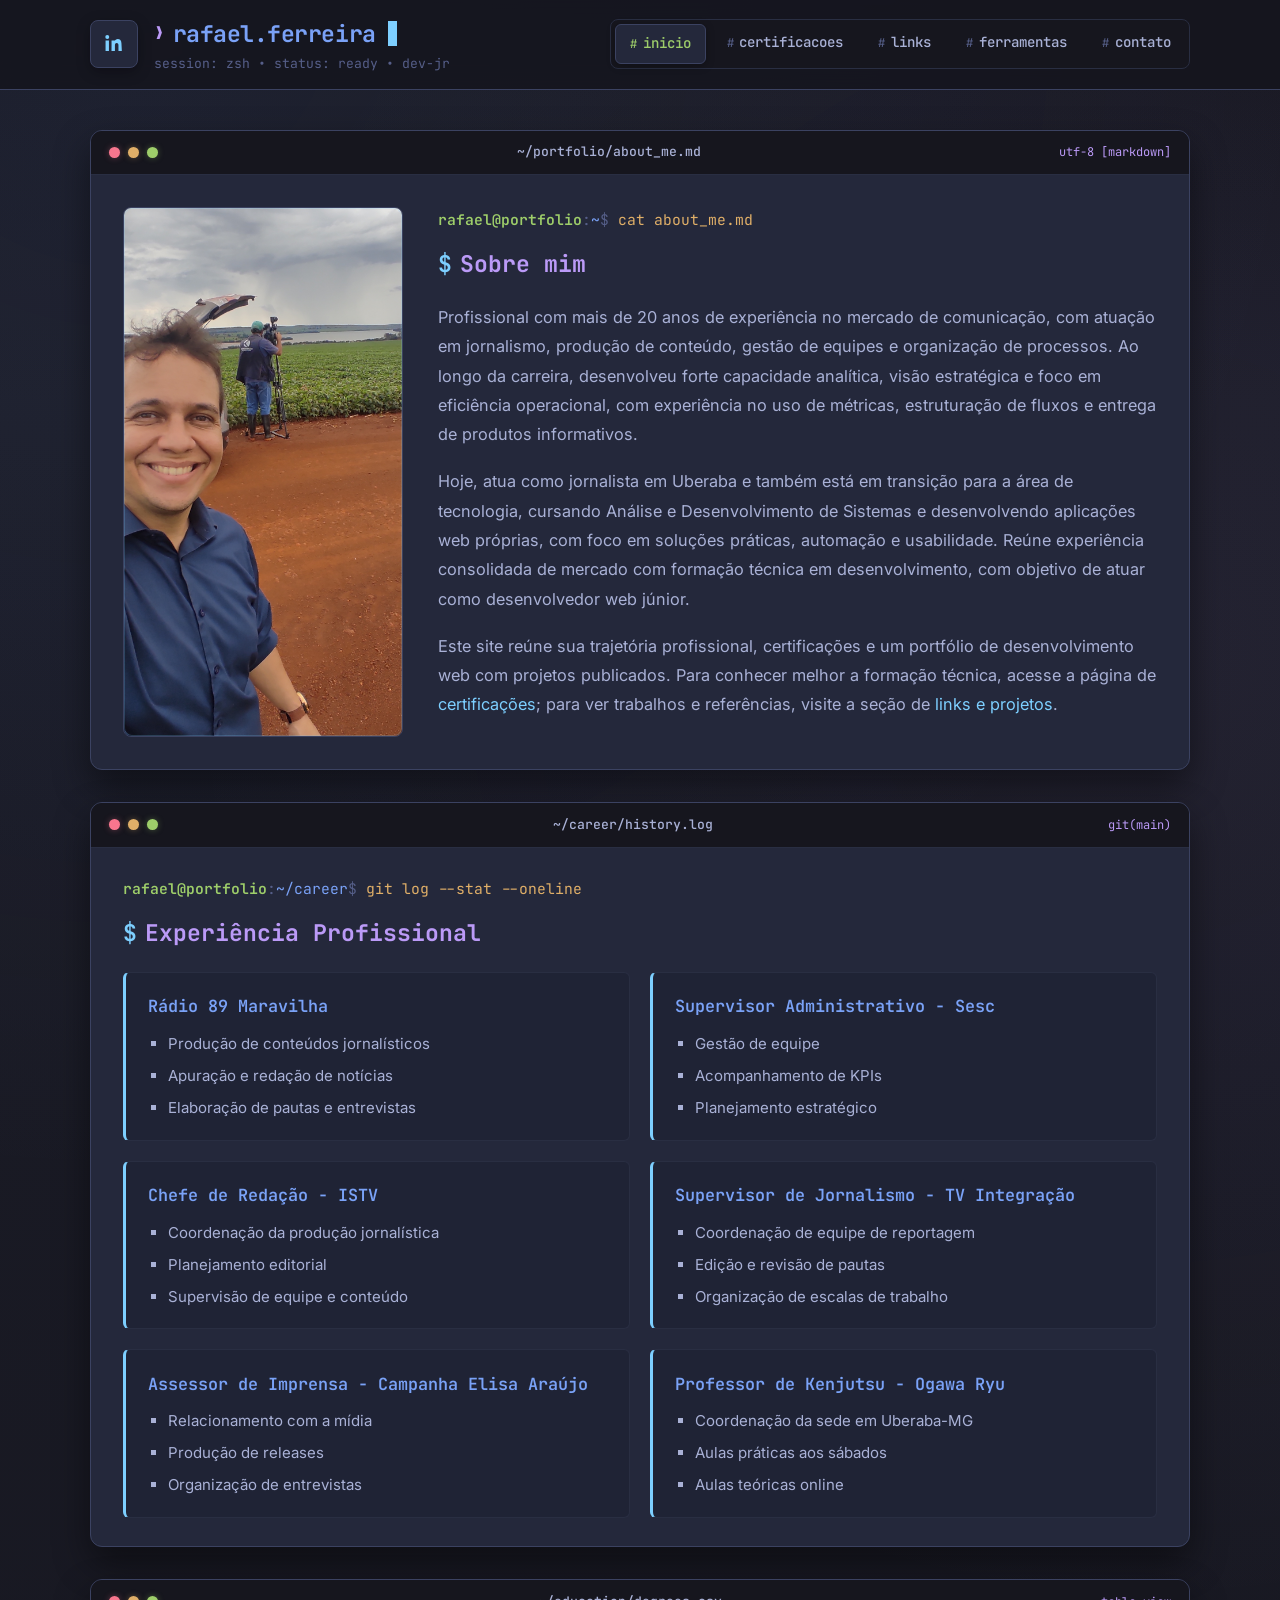
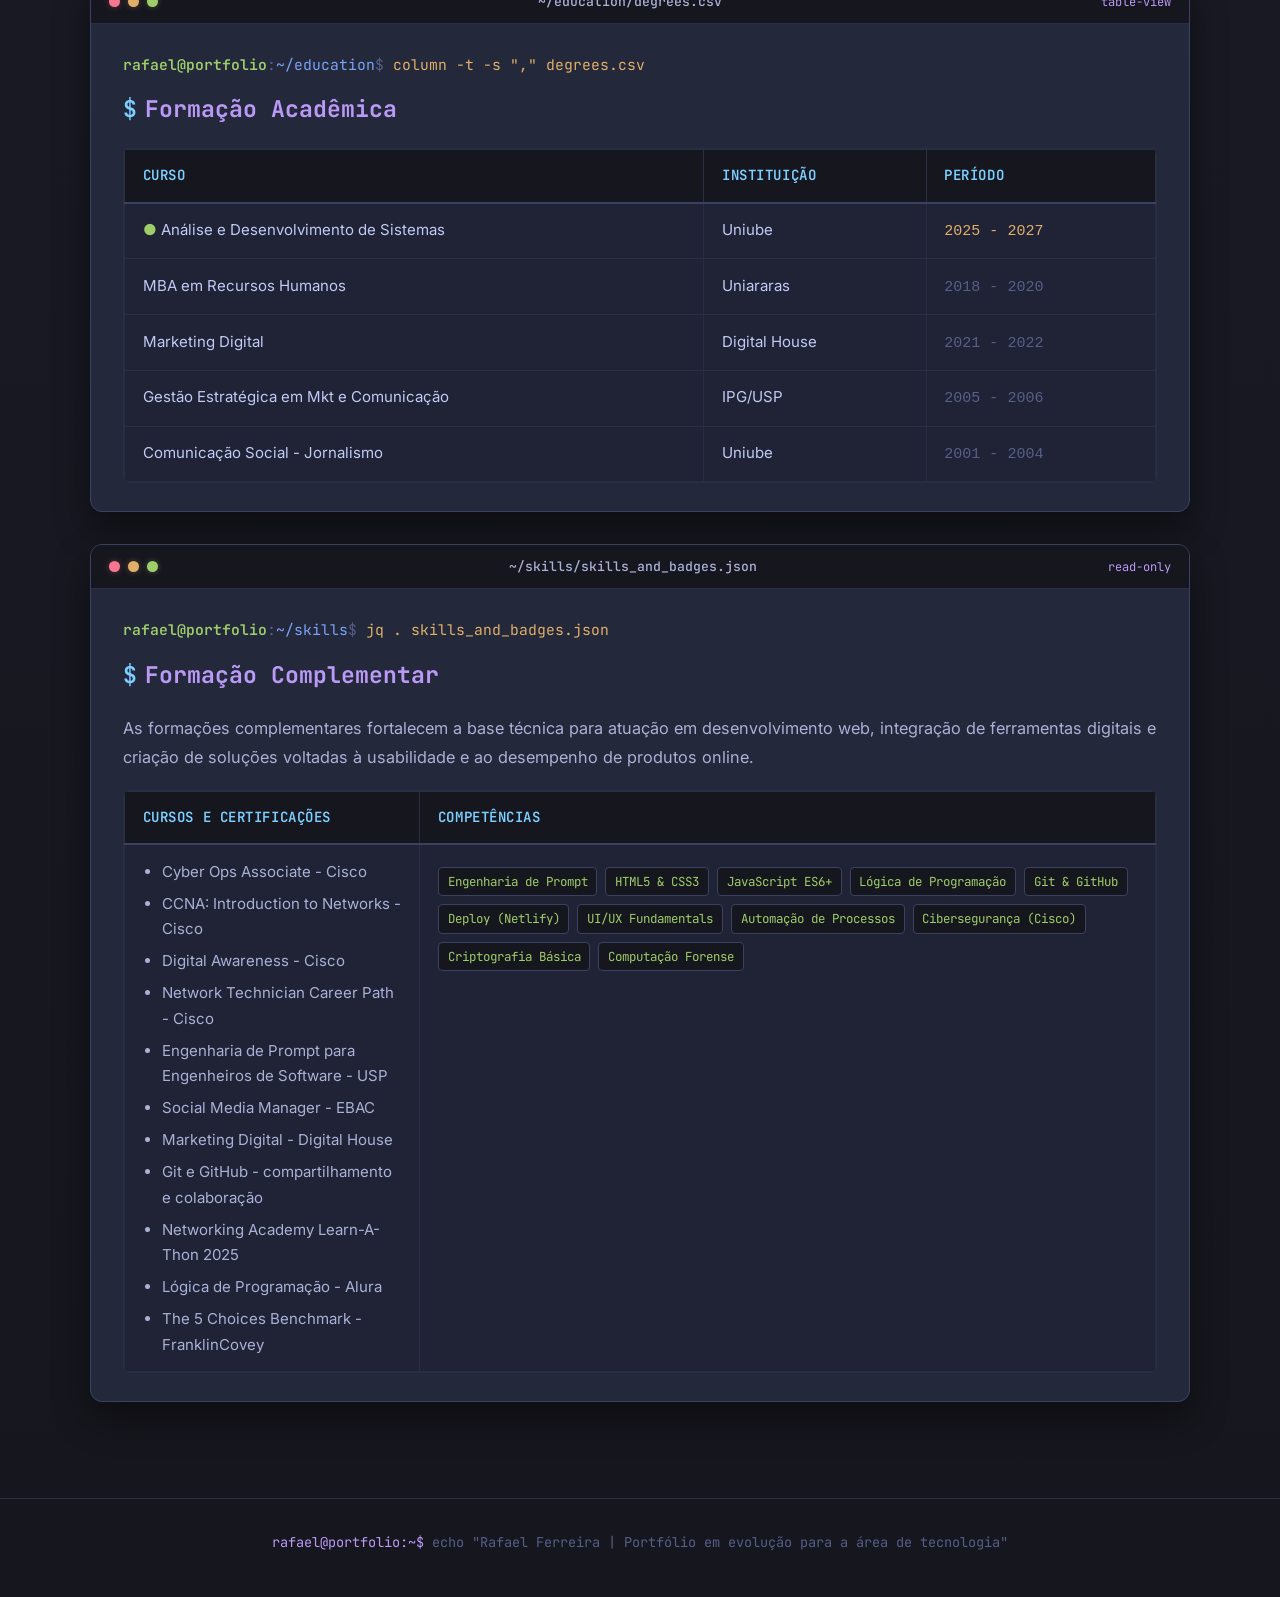
<file: index.html>
<!DOCTYPE html>
<html lang="pt-br">
<head>
    <!-- Google tag (gtag.js) -->
    <script async src="https://www.googletagmanager.com/gtag/js?id=G-5XDYQVQBPL"></script>
    <script src="js/gtag.js"></script>
    <meta charset="UTF-8">
    <meta name="viewport" content="width=device-width, initial-scale=1.0">
    <title>Rafael Ferreira | Jornalista em Uberaba e Desenvolvedor Web Júnior</title>
    <meta name="description" content="Conheça Rafael Ferreira, jornalista em Uberaba em transição para a tecnologia, com experiência em comunicação e um portfólio de desenvolvimento web com projetos, formação e contato.">
    <link rel="stylesheet" href="css/style.css?v=2">
</head>
<body>
    <header class="site-header">
        <div class="container header-inner">
            <div class="brand">
                <a class="brand-social" href="https://www.linkedin.com/in/rafaelferreira1983/" target="_blank" rel="noopener noreferrer" aria-label="LinkedIn">
                    <svg class="brand-icon" viewBox="0 0 24 24" aria-hidden="true" focusable="false">
                        <path d="M6.94 8.5H3.56V19h3.38zM5.25 3A1.97 1.97 0 1 0 5.3 6.94 1.97 1.97 0 0 0 5.25 3m14.19 8.23c0-2.94-1.57-4.31-3.66-4.31a3.17 3.17 0 0 0-2.86 1.57V8.5H9.55c.04.78 0 10.5 0 10.5h3.37v-5.86c0-.31.02-.62.11-.84a1.84 1.84 0 0 1 1.72-1.23c1.22 0 1.71.92 1.71 2.27V19h3.38z"></path>
                    </svg>
                </a>
                <div class="brand-copy">
                    <h1 class="site-title">rafael.ferreira<span class="cursor-blink"></span></h1>
                    <p class="site-subtitle">session: zsh • status: ready • dev-jr</p>
                </div>
            </div>

            <nav class="site-nav" aria-label="Navegação principal">
                <ul>
                    <li><a class="active" href="index.html">inicio</a></li>
                    <li><a href="certificacoes.html">certificacoes</a></li>
                    <li><a href="links.html">links</a></li>
                    <li><a href="ferramentas.html">ferramentas</a></li>
                    <li><a href="fale_conosco.html">contato</a></li>
                </ul>
            </nav>
        </div>
    </header>

    <main class="page-main">
        <div class="container">

            <!-- Terminal Window: Sobre Mim -->
            <section class="terminal-window" aria-labelledby="sobre-mim">
                <div class="terminal-titlebar">
                    <div class="window-controls">
                        <span class="window-dot dot-close"></span>
                        <span class="window-dot dot-minimize"></span>
                        <span class="window-dot dot-maximize"></span>
                    </div>
                    <span class="window-title">~/portfolio/about_me.md</span>
                    <span class="window-info">utf-8 [markdown]</span>
                </div>

                <div class="hero">
                    <div class="hero-image">
                        <img src="imagens/fotorafa.jpg" alt="Retrato profissional de Rafael Ferreira, jornalista em Uberaba e desenvolvedor web júnior">
                    </div>

                    <div class="hero-content">
                        <div class="cli-prompt">
                            <span class="cli-user">rafael@portfolio</span>:<span class="cli-path">~</span>$ <span class="cli-cmd">cat about_me.md</span>
                        </div>
                        <h2 id="sobre-mim" class="section-title">Sobre mim</h2>
                        <p>
                            Profissional com mais de 20 anos de experiência no mercado de comunicação, com atuação em jornalismo, produção de conteúdo, gestão de equipes e organização de processos. Ao longo da carreira, desenvolveu forte capacidade analítica, visão estratégica e foco em eficiência operacional, com experiência no uso de métricas, estruturação de fluxos e entrega de produtos informativos.
                        </p>
                        <p>
                            Hoje, atua como jornalista em Uberaba e também está em transição para a área de tecnologia, cursando Análise e Desenvolvimento de Sistemas e desenvolvendo aplicações web próprias, com foco em soluções práticas, automação e usabilidade. Reúne experiência consolidada de mercado com formação técnica em desenvolvimento, com objetivo de atuar como desenvolvedor web júnior.
                        </p>
                        <p>
                            Este site reúne sua trajetória profissional, certificações e um portfólio de desenvolvimento web com projetos publicados. Para conhecer melhor a formação técnica, acesse a página de <a href="certificacoes.html">certificações</a>; para ver trabalhos e referências, visite a seção de <a href="links.html">links e projetos</a>.
                        </p>
                    </div>
                </div>
            </section>

            <!-- Terminal Window: Experiência Profissional -->
            <section class="terminal-window" aria-labelledby="experiencia-profissional">
                <div class="terminal-titlebar">
                    <div class="window-controls">
                        <span class="window-dot dot-close"></span>
                        <span class="window-dot dot-minimize"></span>
                        <span class="window-dot dot-maximize"></span>
                    </div>
                    <span class="window-title">~/career/history.log</span>
                    <span class="window-info">git(main)</span>
                </div>

                <div class="content-card-body">
                    <div class="cli-prompt">
                        <span class="cli-user">rafael@portfolio</span>:<span class="cli-path">~/career</span>$ <span class="cli-cmd">git log --stat --oneline</span>
                    </div>
                    <h2 id="experiencia-profissional" class="section-title">Experiência Profissional</h2>
                    <ul class="timeline">
                        <li class="timeline-column">
                            <ul class="timeline-stack">
                                <li class="timeline-item">
                                    <h3>Rádio 89 Maravilha</h3>
                                    <ul>
                                        <li>Produção de conteúdos jornalísticos</li>
                                        <li>Apuração e redação de notícias</li>
                                        <li>Elaboração de pautas e entrevistas</li>
                                    </ul>
                                </li>
                                <li class="timeline-item">
                                    <h3>Chefe de Redação - ISTV</h3>
                                    <ul>
                                        <li>Coordenação da produção jornalística</li>
                                        <li>Planejamento editorial</li>
                                        <li>Supervisão de equipe e conteúdo</li>
                                    </ul>
                                </li>
                                <li class="timeline-item">
                                    <h3>Assessor de Imprensa - Campanha Elisa Araújo</h3>
                                    <ul>
                                        <li>Relacionamento com a mídia</li>
                                        <li>Produção de releases</li>
                                        <li>Organização de entrevistas</li>
                                    </ul>
                                </li>
                            </ul>
                        </li>
                        <li class="timeline-column">
                            <ul class="timeline-stack">
                                <li class="timeline-item">
                                    <h3>Supervisor Administrativo - Sesc</h3>
                                    <ul>
                                        <li>Gestão de equipe</li>
                                        <li>Acompanhamento de KPIs</li>
                                        <li>Planejamento estratégico</li>
                                    </ul>
                                </li>
                                <li class="timeline-item">
                                    <h3>Supervisor de Jornalismo - TV Integração</h3>
                                    <ul>
                                        <li>Coordenação de equipe de reportagem</li>
                                        <li>Edição e revisão de pautas</li>
                                        <li>Organização de escalas de trabalho</li>
                                    </ul>
                                </li>
                                <li class="timeline-item">
                                    <h3>Professor de Kenjutsu - Ogawa Ryu</h3>
                                    <ul>
                                        <li>Coordenação da sede em Uberaba-MG</li>
                                        <li>Aulas práticas aos sábados</li>
                                        <li>Aulas teóricas online</li>
                                    </ul>
                                </li>
                            </ul>
                        </li>
                    </ul>
                </div>
            </section>

            <!-- Terminal Window: Formação Acadêmica -->
            <section class="terminal-window" aria-labelledby="formacao-academica">
                <div class="terminal-titlebar">
                    <div class="window-controls">
                        <span class="window-dot dot-close"></span>
                        <span class="window-dot dot-minimize"></span>
                        <span class="window-dot dot-maximize"></span>
                    </div>
                    <span class="window-title">~/education/degrees.csv</span>
                    <span class="window-info">table-view</span>
                </div>

                <div class="content-card-body">
                    <div class="cli-prompt">
                        <span class="cli-user">rafael@portfolio</span>:<span class="cli-path">~/education</span>$ <span class="cli-cmd">column -t -s "," degrees.csv</span>
                    </div>
                    <h2 id="formacao-academica" class="section-title">Formação Acadêmica</h2>
                    <div class="table-wrapper">
                        <table class="data-table">
                            <thead>
                                <tr>
                                    <th scope="col">Curso</th>
                                    <th scope="col">Instituição</th>
                                    <th scope="col">Período</th>
                                </tr>
                            </thead>
                            <tbody>
                                <tr>
                                    <td><span style="color: var(--accent-green);">●</span> Análise e Desenvolvimento de Sistemas</td>
                                    <td>Uniube</td>
                                    <td><code style="color: var(--accent-yellow);">2025 - 2027</code></td>
                                </tr>
                                <tr>
                                    <td>MBA em Recursos Humanos</td>
                                    <td>Uniararas</td>
                                    <td><code style="color: var(--text-muted);">2018 - 2020</code></td>
                                </tr>
                                <tr>
                                    <td>Marketing Digital</td>
                                    <td>Digital House</td>
                                    <td><code style="color: var(--text-muted);">2021 - 2022</code></td>
                                </tr>
                                <tr>
                                    <td>Gestão Estratégica em Mkt e Comunicação</td>
                                    <td>IPG/USP</td>
                                    <td><code style="color: var(--text-muted);">2005 - 2006</code></td>
                                </tr>
                                <tr>
                                    <td>Comunicação Social - Jornalismo</td>
                                    <td>Uniube</td>
                                    <td><code style="color: var(--text-muted);">2001 - 2004</code></td>
                                </tr>
                            </tbody>
                        </table>
                    </div>
                </div>
            </section>

            <!-- Terminal Window: Formação Complementar -->
            <section class="terminal-window" aria-labelledby="formacao-complementar">
                <div class="terminal-titlebar">
                    <div class="window-controls">
                        <span class="window-dot dot-close"></span>
                        <span class="window-dot dot-minimize"></span>
                        <span class="window-dot dot-maximize"></span>
                    </div>
                    <span class="window-title">~/skills/skills_and_badges.json</span>
                    <span class="window-info">read-only</span>
                </div>

                <div class="content-card-body">
                    <div class="cli-prompt">
                        <span class="cli-user">rafael@portfolio</span>:<span class="cli-path">~/skills</span>$ <span class="cli-cmd">jq . skills_and_badges.json</span>
                    </div>
                    <h2 id="formacao-complementar" class="section-title">Formação Complementar</h2>
                    <p style="color: var(--text-soft);">As formações complementares fortalecem a base técnica para atuação em desenvolvimento web, integração de ferramentas digitais e criação de soluções voltadas à usabilidade e ao desempenho de produtos online.</p>
                    
                    <div class="table-wrapper">
                        <table class="data-table">
                            <thead>
                                <tr>
                                    <th scope="col">Cursos e Certificações</th>
                                    <th scope="col">Competências</th>
                                </tr>
                            </thead>
                            <tbody>
                                <tr>
                                    <td>
                                        <ul class="table-list">
                                            <li>Cyber Ops Associate - Cisco</li>
                                            <li>CCNA: Introduction to Networks - Cisco</li>
                                            <li>Digital Awareness - Cisco</li>
                                            <li>Network Technician Career Path - Cisco</li>
                                            <li>Engenharia de Prompt para Engenheiros de Software - USP</li>
                                            <li>Social Media Manager - EBAC</li>
                                            <li>Marketing Digital - Digital House</li>
                                            <li>Git e GitHub - compartilhamento e colaboração</li>
                                            <li>Networking Academy Learn-A-Thon 2025</li>
                                            <li>Lógica de Programação - Alura</li>
                                            <li>The 5 Choices Benchmark - FranklinCovey</li>
                                        </ul>
                                    </td>
                                    <td>
                                        <div class="skill-tags">
                                            <span class="skill-tag">Engenharia de Prompt</span>
                                            <span class="skill-tag">HTML5 & CSS3</span>
                                            <span class="skill-tag">JavaScript ES6+</span>
                                            <span class="skill-tag">Lógica de Programação</span>
                                            <span class="skill-tag">Git & GitHub</span>
                                            <span class="skill-tag">Deploy (Netlify)</span>
                                            <span class="skill-tag">UI/UX Fundamentals</span>
                                            <span class="skill-tag">Automação de Processos</span>
                                            <span class="skill-tag">Cibersegurança (Cisco)</span>
                                            <span class="skill-tag">Criptografia Básica</span>
                                            <span class="skill-tag">Computação Forense</span>
                                        </div>
                                    </td>
                                </tr>
                            </tbody>
                        </table>
                    </div>
                </div>
            </section>

        </div>
    </main>

    <footer class="site-footer">
        <div class="container">
            <p><span class="footer-prompt">rafael@portfolio:~$</span> echo "Rafael Ferreira | Portfólio em evolução para a área de tecnologia"</p>
        </div>
    </footer>
</body>
</html>
</file>
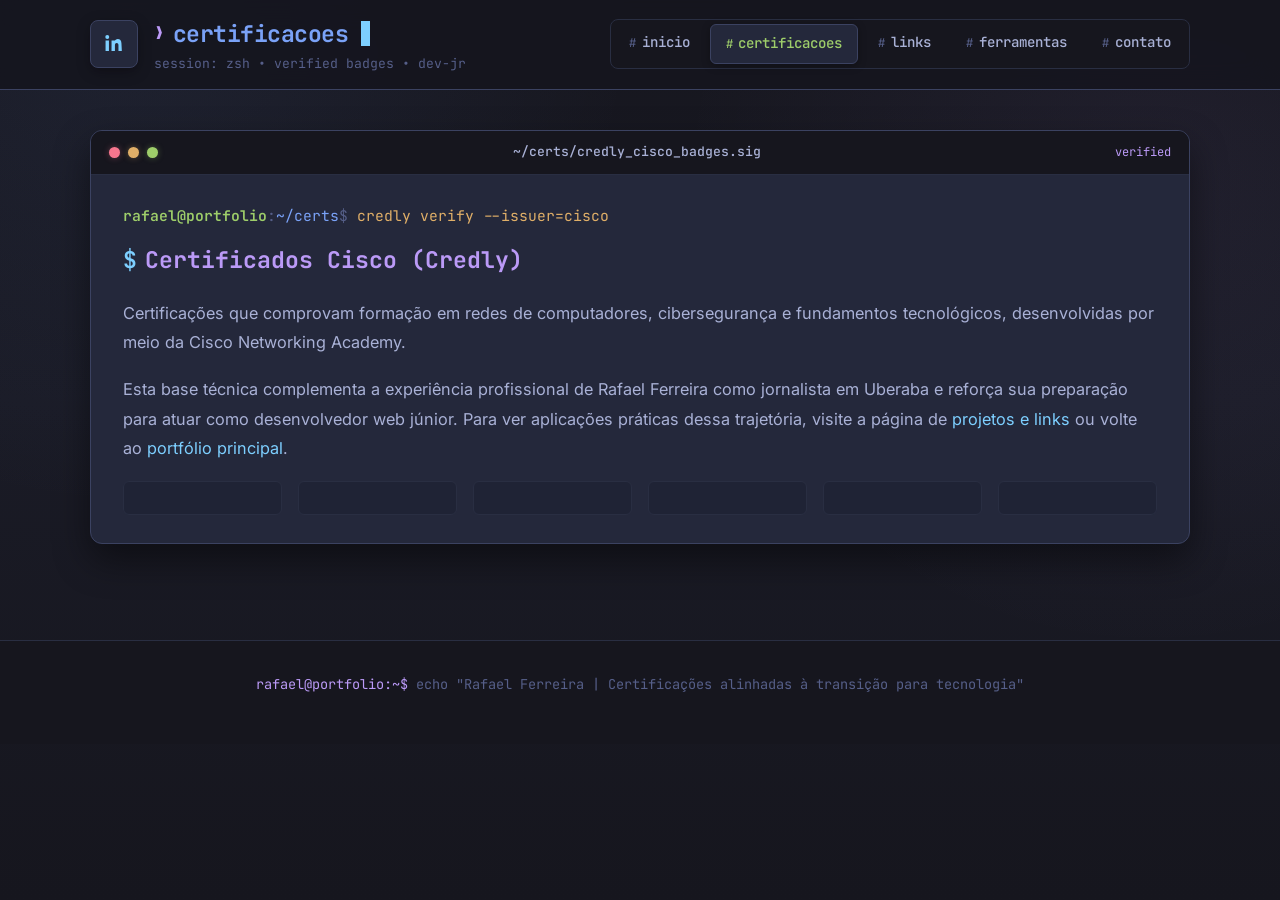
<file: certificacoes.html>
<!DOCTYPE html>
<html lang="pt-br">
<head>
    <!-- Google tag (gtag.js) -->
    <script async src="https://www.googletagmanager.com/gtag/js?id=G-5XDYQVQBPL"></script>
    <script src="js/gtag.js"></script>
    <meta charset="UTF-8">
    <meta name="viewport" content="width=device-width, initial-scale=1.0">
    <title>Certificações de Rafael Ferreira | Desenvolvedor Web Júnior e Jornalista em Uberaba</title>
    <meta name="description" content="Veja as certificações de Rafael Ferreira, jornalista em Uberaba e desenvolvedor web júnior, com formação complementar em redes, tecnologia, programação e desenvolvimento web.">
    <link rel="stylesheet" href="css/style.css?v=2">
</head>
<body>
    <header class="site-header">
        <div class="container header-inner">
            <div class="brand">
                <a class="brand-social" href="https://www.linkedin.com/in/rafaelferreira1983/" target="_blank" rel="noopener noreferrer" aria-label="LinkedIn">
                    <svg class="brand-icon" viewBox="0 0 24 24" aria-hidden="true" focusable="false">
                        <path d="M6.94 8.5H3.56V19h3.38zM5.25 3A1.97 1.97 0 1 0 5.3 6.94 1.97 1.97 0 0 0 5.25 3m14.19 8.23c0-2.94-1.57-4.31-3.66-4.31a3.17 3.17 0 0 0-2.86 1.57V8.5H9.55c.04.78 0 10.5 0 10.5h3.37v-5.86c0-.31.02-.62.11-.84a1.84 1.84 0 0 1 1.72-1.23c1.22 0 1.71.92 1.71 2.27V19h3.38z"></path>
                    </svg>
                </a>
                <div class="brand-copy">
                    <h1 class="site-title">certificacoes<span class="cursor-blink"></span></h1>
                    <p class="site-subtitle">session: zsh • verified badges • dev-jr</p>
                </div>
            </div>

            <nav class="site-nav" aria-label="Navegação principal">
                <ul>
                    <li><a href="index.html">inicio</a></li>
                    <li><a class="active" href="certificacoes.html">certificacoes</a></li>
                    <li><a href="links.html">links</a></li>
                    <li><a href="ferramentas.html">ferramentas</a></li>
                    <li><a href="fale_conosco.html">contato</a></li>
                </ul>
            </nav>
        </div>
    </header>

    <main class="page-main">
        <div class="container">
            <section class="terminal-window" aria-labelledby="certificacoes-cisco">
                <div class="terminal-titlebar">
                    <div class="window-controls">
                        <span class="window-dot dot-close"></span>
                        <span class="window-dot dot-minimize"></span>
                        <span class="window-dot dot-maximize"></span>
                    </div>
                    <span class="window-title">~/certs/credly_cisco_badges.sig</span>
                    <span class="window-info">verified</span>
                </div>

                <div class="content-card-body">
                    <div class="cli-prompt">
                        <span class="cli-user">rafael@portfolio</span>:<span class="cli-path">~/certs</span>$ <span class="cli-cmd">credly verify --issuer=cisco</span>
                    </div>
                    <h2 id="certificacoes-cisco" class="section-title">Certificados Cisco (Credly)</h2>
                    <p>Certificações que comprovam formação em redes de computadores, cibersegurança e fundamentos tecnológicos, desenvolvidas por meio da Cisco Networking Academy.</p>
                    <p>Esta base técnica complementa a experiência profissional de Rafael Ferreira como jornalista em Uberaba e reforça sua preparação para atuar como desenvolvedor web júnior. Para ver aplicações práticas dessa trajetória, visite a página de <a href="links.html">projetos e links</a> ou volte ao <a href="index.html">portfólio principal</a>.</p>

                    <div class="table-wrapper" style="border: 0; background: transparent;">
                        <table class="data-table badge-table">
                            <tbody>
                                <tr>
                                    <td>
                                        <div data-iframe-width="150" data-iframe-height="270"
                                            data-share-badge-id="d05878b8-c1eb-43a2-a7db-5a4bbac4baf6"
                                            data-share-badge-host="https://www.credly.com"></div>
                                    </td>
                                    <td>
                                        <div data-iframe-width="150" data-iframe-height="270"
                                            data-share-badge-id="dd3197bc-7c4d-4d0b-a783-6423a774cdec"
                                            data-share-badge-host="https://www.credly.com"></div>
                                    </td>
                                    <td>
                                        <div data-iframe-width="150" data-iframe-height="270"
                                            data-share-badge-id="3095673c-63f1-45b9-9279-8e35eb720595"
                                            data-share-badge-host="https://www.credly.com"></div>
                                    </td>
                                </tr>
                                <tr>
                                    <td>
                                        <div data-iframe-width="150" data-iframe-height="270"
                                            data-share-badge-id="c3630715-64d6-4387-94f3-1442a71c51a5"
                                            data-share-badge-host="https://www.credly.com"></div>
                                    </td>
                                    <td>
                                        <div data-iframe-width="150" data-iframe-height="270"
                                            data-share-badge-id="58f9316a-9e4c-4715-8426-fe50258be1f0"
                                            data-share-badge-host="https://www.credly.com"></div>
                                    </td>
                                    <td>
                                        <div data-iframe-width="150" data-iframe-height="270"
                                            data-share-badge-id="9a9e6ed6-6549-47cb-9b84-7f604f774918"
                                            data-share-badge-host="https://www.credly.com"></div>
                                    </td>
                                </tr>
                            </tbody>
                        </table>
                    </div>
                </div>
            </section>
        </div>
    </main>

    <footer class="site-footer">
        <div class="container">
            <p><span class="footer-prompt">rafael@portfolio:~$</span> echo "Rafael Ferreira | Certificações alinhadas à transição para tecnologia"</p>
        </div>
    </footer>

    <script type="text/javascript" async src="https://cdn.credly.com/assets/utilities/embed.js"></script>
</body>
</html>
</file>
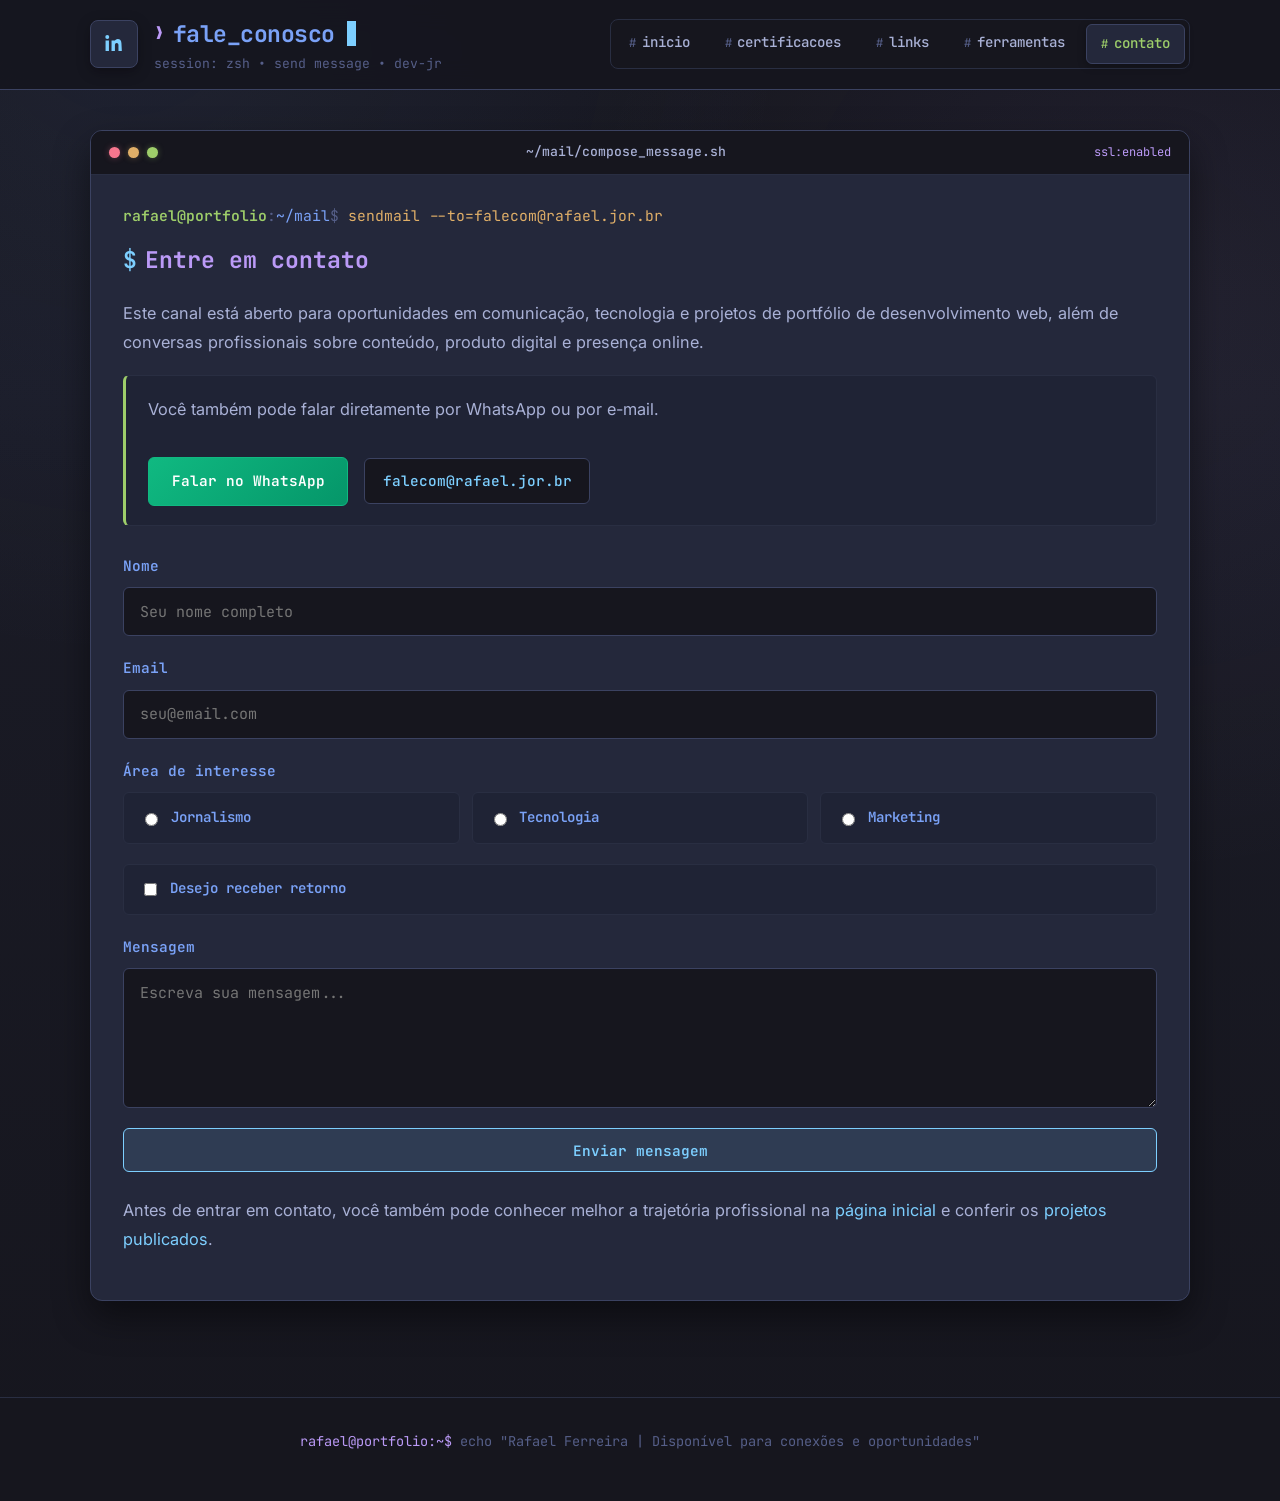
<file: fale_conosco.html>
<!DOCTYPE html>
<html lang="pt-br">
<head>
    <!-- Google tag (gtag.js) -->
    <script async src="https://www.googletagmanager.com/gtag/js?id=G-5XDYQVQBPL"></script>
    <script src="js/gtag.js"></script>
    <meta charset="UTF-8">
    <meta name="viewport" content="width=device-width, initial-scale=1.0">
    <title>Contato com Rafael Ferreira | Jornalista em Uberaba e Desenvolvedor Web Júnior</title>
    <meta name="description" content="Entre em contato com Rafael Ferreira, jornalista em Uberaba e desenvolvedor web júnior, para oportunidades, projetos, parcerias e conversas sobre desenvolvimento web.">
    <link rel="stylesheet" href="css/style.css?v=2">
</head>

<body>
    <header class="site-header">
        <div class="container header-inner">
            <div class="brand">
                <a class="brand-social" href="https://www.linkedin.com/in/rafaelferreira1983/" target="_blank" rel="noopener noreferrer" aria-label="LinkedIn">
                    <svg class="brand-icon" viewBox="0 0 24 24" aria-hidden="true" focusable="false">
                        <path d="M6.94 8.5H3.56V19h3.38zM5.25 3A1.97 1.97 0 1 0 5.3 6.94 1.97 1.97 0 0 0 5.25 3m14.19 8.23c0-2.94-1.57-4.31-3.66-4.31a3.17 3.17 0 0 0-2.86 1.57V8.5H9.55c.04.78 0 10.5 0 10.5h3.37v-5.86c0-.31.02-.62.11-.84a1.84 1.84 0 0 1 1.72-1.23c1.22 0 1.71.92 1.71 2.27V19h3.38z"></path>
                    </svg>
                </a>
                <div class="brand-copy">
                    <h1 class="site-title">fale_conosco<span class="cursor-blink"></span></h1>
                    <p class="site-subtitle">session: zsh • send message • dev-jr</p>
                </div>
            </div>

            <nav class="site-nav" aria-label="Navegação principal">
                <ul>
                    <li><a href="index.html">inicio</a></li>
                    <li><a href="certificacoes.html">certificacoes</a></li>
                    <li><a href="links.html">links</a></li>
                    <li><a href="ferramentas.html">ferramentas</a></li>
                    <li><a class="active" href="fale_conosco.html">contato</a></li>
                </ul>
            </nav>
        </div>
    </header>

    <main class="page-main">
        <div class="container">
            <section class="terminal-window" aria-labelledby="contato">
                <div class="terminal-titlebar">
                    <div class="window-controls">
                        <span class="window-dot dot-close"></span>
                        <span class="window-dot dot-minimize"></span>
                        <span class="window-dot dot-maximize"></span>
                    </div>
                    <span class="window-title">~/mail/compose_message.sh</span>
                    <span class="window-info">ssl:enabled</span>
                </div>

                <div class="content-card-body">
                    <div class="cli-prompt">
                        <span class="cli-user">rafael@portfolio</span>:<span class="cli-path">~/mail</span>$ <span class="cli-cmd">sendmail --to=falecom@rafael.jor.br</span>
                    </div>
                    <h2 id="contato" class="section-title">Entre em contato</h2>
                    <p>Este canal está aberto para oportunidades em comunicação, tecnologia e projetos de portfólio de desenvolvimento web, além de conversas profissionais sobre conteúdo, produto digital e presença online.</p>
                    
                    <div class="contact-direct" aria-label="Canais diretos de contato">
                        <p class="contact-direct-text">Você também pode falar diretamente por WhatsApp ou por e-mail.</p>
                        <div class="contact-direct-actions">
                            <a class="button contact-whatsapp" href="https://wa.me/553497279453" target="_blank" rel="noopener noreferrer">Falar no WhatsApp</a>
                            <a class="contact-email" href="mailto:falecom@rafael.jor.br">falecom@rafael.jor.br</a>
                        </div>
                    </div>

                    <form 
                        class="form-layout"
                        name="contato"
                        method="POST"
                        data-netlify="true"
                        netlify-honeypot="bot-field"
                        action="/obrigado.html"
                    >

                        <!-- Necessário para o Netlify -->
                        <input type="hidden" name="form-name" value="contato">

                        <!-- Anti-spam invisível -->
                        <p class="visually-hidden">
                            <label>Não preencha este campo: 
                                <input name="bot-field">
                            </label>
                        </p>

                        <!-- Assunto automático -->
                        <input type="hidden" name="subject" value="Novo contato pelo site">

                        <div class="form-group">
                            <label for="nome">Nome</label>
                            <input id="nome" type="text" name="nome" placeholder="Seu nome completo" required>
                        </div>

                        <div class="form-group">
                            <label for="email">Email</label>
                            <input id="email" type="email" name="email" placeholder="seu@email.com" required>
                        </div>

                        <div class="form-group">
                            <label>Área de interesse</label>
                            <div class="choice-group">
                                <label class="choice-option">
                                    <input type="radio" name="area" value="jornalismo" required>
                                    <span>Jornalismo</span>
                                </label>
                                <label class="choice-option">
                                    <input type="radio" name="area" value="tecnologia">
                                    <span>Tecnologia</span>
                                </label>
                                <label class="choice-option">
                                    <input type="radio" name="area" value="marketing">
                                    <span>Marketing</span>
                                </label>
                            </div>
                        </div>

                        <div class="form-group">
                            <label class="choice-option">
                                <input type="checkbox" name="retorno">
                                <span>Desejo receber retorno</span>
                            </label>
                        </div>

                        <div class="form-group">
                            <label for="mensagem">Mensagem</label>
                            <textarea id="mensagem" name="mensagem" rows="5" placeholder="Escreva sua mensagem..." required></textarea>
                        </div>

                        <button class="button" type="submit">Enviar mensagem</button>

                    </form>
                    <p style="margin-top: 1.5rem;">Antes de entrar em contato, você também pode conhecer melhor a trajetória profissional na <a href="index.html">página inicial</a> e conferir os <a href="links.html">projetos publicados</a>.</p>
                </div>
            </section>
        </div>
    </main>

    <footer class="site-footer">
        <div class="container">
            <p><span class="footer-prompt">rafael@portfolio:~$</span> echo "Rafael Ferreira | Disponível para conexões e oportunidades"</p>
        </div>
    </footer>
</body>
</html>
</file>
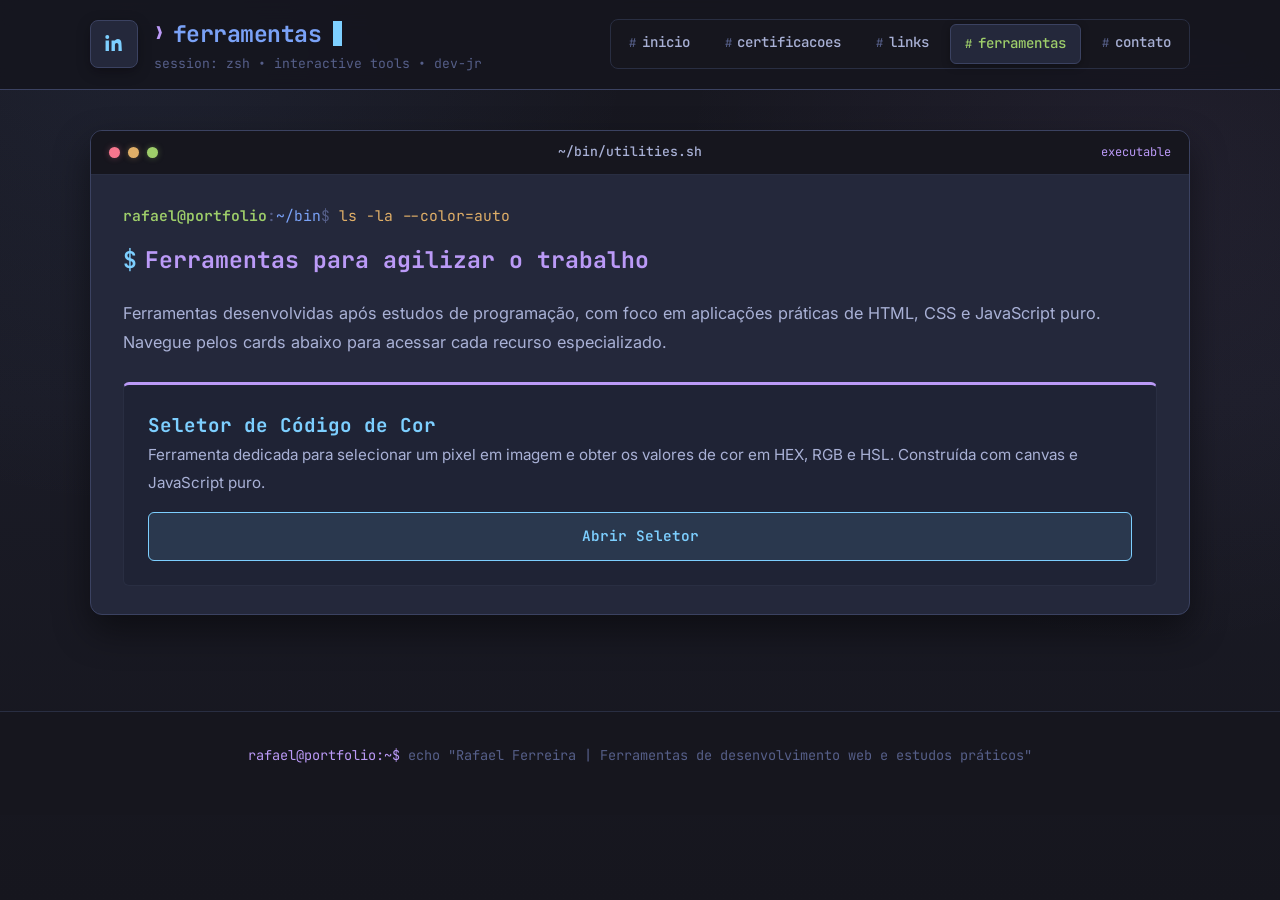
<file: ferramentas.html>
<!DOCTYPE html>
<html lang="pt-br">
<head>
    <!-- Google tag (gtag.js) -->
    <script async src="https://www.googletagmanager.com/gtag/js?id=G-5XDYQVQBPL"></script>
    <script src="js/gtag.js"></script>
    <meta charset="UTF-8">
    <meta name="viewport" content="width=device-width, initial-scale=1.0">
    <title>Ferramentas de Programação | Rafael Ferreira</title>
    <meta name="description" content="Página de ferramentas do portfólio rafael.jor.br com cards de projetos de programação em HTML, CSS e JavaScript puro.">
    <link rel="stylesheet" href="css/style.css?v=2">
</head>
<body>
    <header class="site-header">
        <div class="container header-inner">
            <div class="brand">
                <a class="brand-social" href="https://www.linkedin.com/in/rafaelferreira1983/" target="_blank" rel="noopener noreferrer" aria-label="LinkedIn">
                    <svg class="brand-icon" viewBox="0 0 24 24" aria-hidden="true" focusable="false">
                        <path d="M6.94 8.5H3.56V19h3.38zM5.25 3A1.97 1.97 0 1 0 5.3 6.94 1.97 1.97 0 0 0 5.25 3m14.19 8.23c0-2.94-1.57-4.31-3.66-4.31a3.17 3.17 0 0 0-2.86 1.57V8.5H9.55c.04.78 0 10.5 0 10.5h3.37v-5.86c0-.31.02-.62.11-.84a1.84 1.84 0 0 1 1.72-1.23c1.22 0 1.71.92 1.71 2.27V19h3.38z"></path>
                    </svg>
                </a>
                <div class="brand-copy">
                    <h1 class="site-title">ferramentas<span class="cursor-blink"></span></h1>
                    <p class="site-subtitle">session: zsh • interactive tools • dev-jr</p>
                </div>
            </div>

            <nav class="site-nav" aria-label="Navegação principal">
                <ul>
                    <li><a href="index.html">inicio</a></li>
                    <li><a href="certificacoes.html">certificacoes</a></li>
                    <li><a href="links.html">links</a></li>
                    <li><a class="active" href="ferramentas.html">ferramentas</a></li>
                    <li><a href="fale_conosco.html">contato</a></li>
                </ul>
            </nav>
        </div>
    </header>

    <main class="page-main">
        <div class="container">
            <section class="terminal-window" aria-labelledby="ferramentas-titulo">
                <div class="terminal-titlebar">
                    <div class="window-controls">
                        <span class="window-dot dot-close"></span>
                        <span class="window-dot dot-minimize"></span>
                        <span class="window-dot dot-maximize"></span>
                    </div>
                    <span class="window-title">~/bin/utilities.sh</span>
                    <span class="window-info">executable</span>
                </div>

                <div class="content-card-body">
                    <div class="cli-prompt">
                        <span class="cli-user">rafael@portfolio</span>:<span class="cli-path">~/bin</span>$ <span class="cli-cmd">ls -la --color=auto</span>
                    </div>
                    <h2 id="ferramentas-titulo" class="section-title">Ferramentas para agilizar o trabalho</h2>
                    <p>Ferramentas desenvolvidas após estudos de programação, com foco em aplicações práticas de HTML, CSS e JavaScript puro. Navegue pelos cards abaixo para acessar cada recurso especializado.</p>
                    
                    <div class="tools-grid">
                        <article class="tool-card">
                            <div class="tool-meta">
                                <h3>Seletor de Código de Cor</h3>
                                <p>Ferramenta dedicada para selecionar um pixel em imagem e obter os valores de cor em HEX, RGB e HSL. Construída com canvas e JavaScript puro.</p>
                            </div>
                            <a class="button" href="ferramentas/seletor-de-codigo-cor.html">Abrir Seletor</a>
                        </article>
                    </div>
                </div>
            </section>
        </div>
    </main>

    <footer class="site-footer">
        <div class="container">
            <p><span class="footer-prompt">rafael@portfolio:~$</span> echo "Rafael Ferreira | Ferramentas de desenvolvimento web e estudos práticos"</p>
        </div>
    </footer>
</body>
</html>
</file>
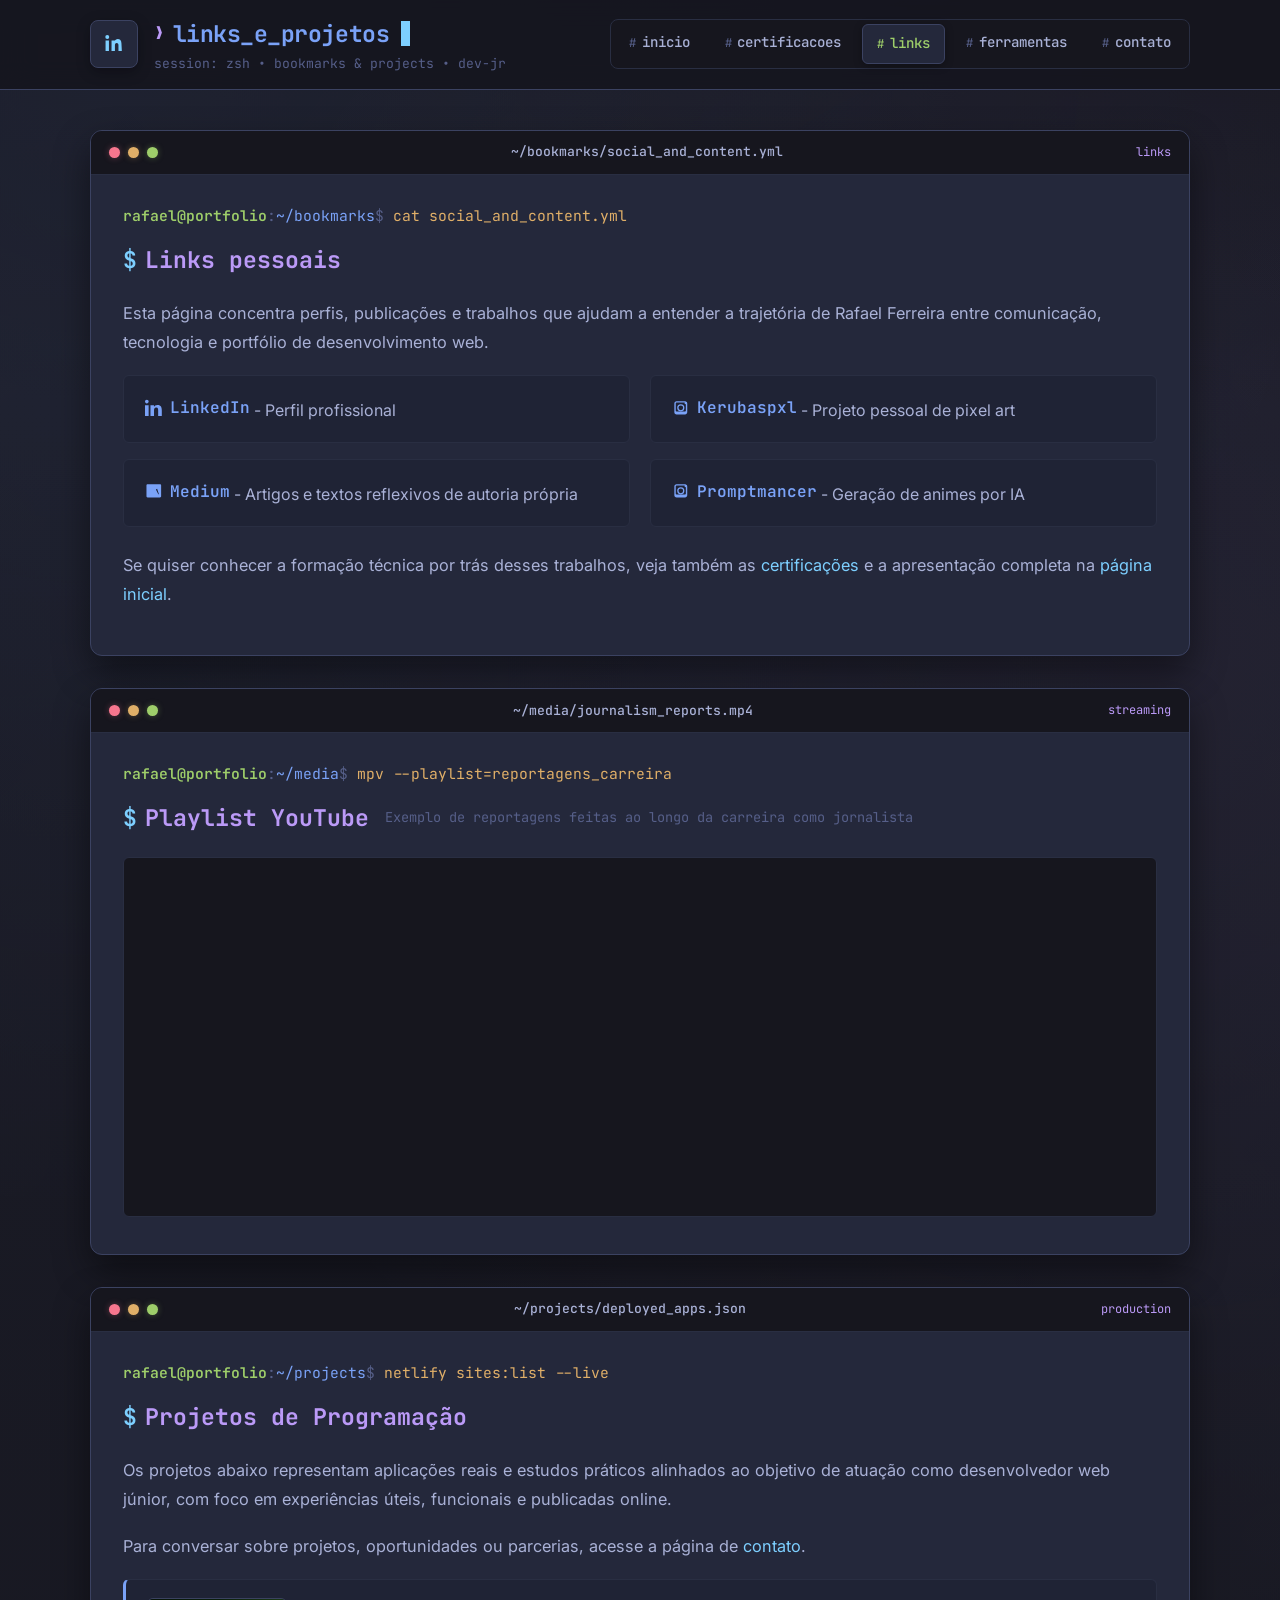
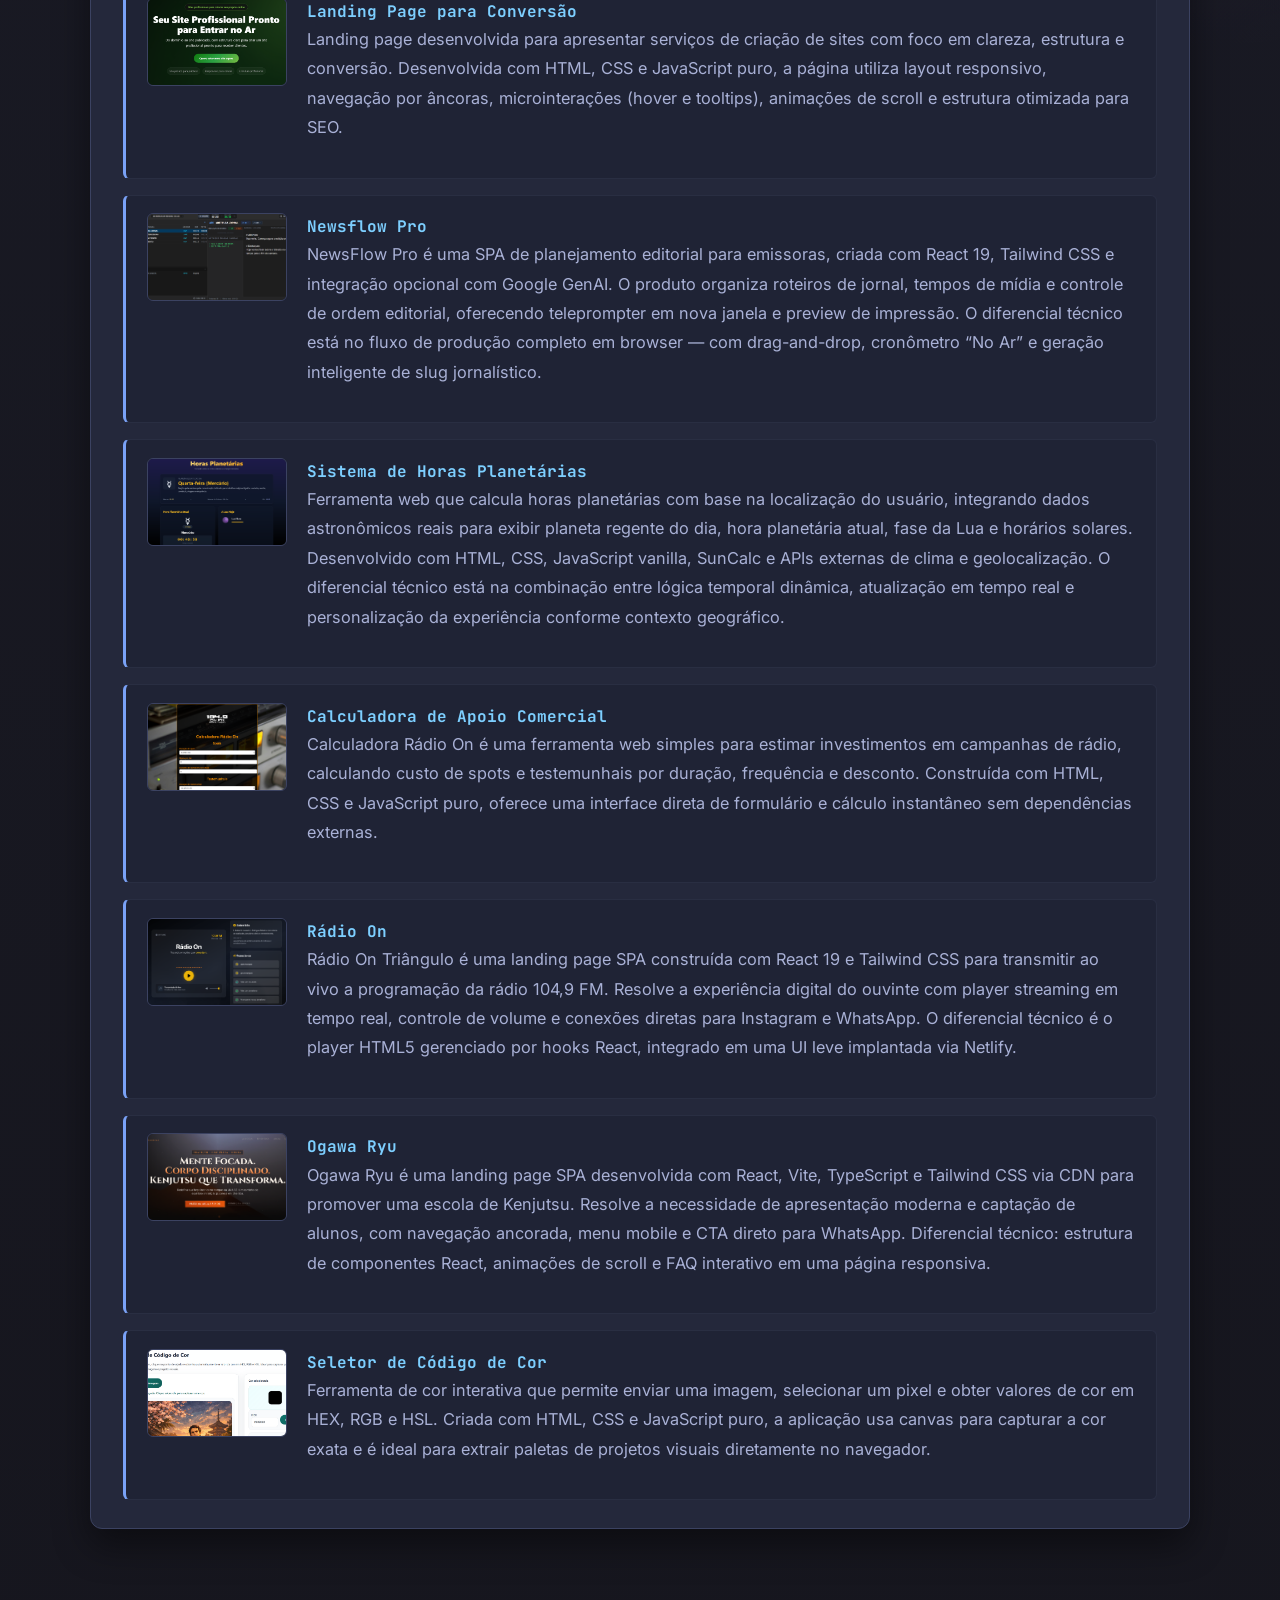
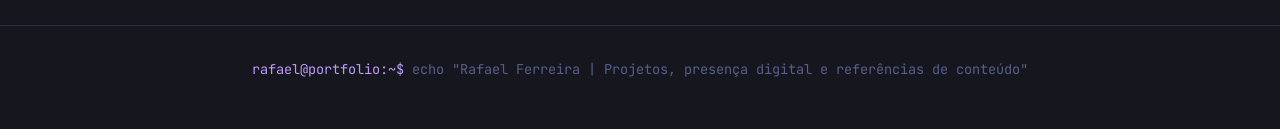
<file: links.html>
<!DOCTYPE html>
<html lang="pt-br">
<head>
    <!-- Google tag (gtag.js) -->
    <script async src="https://www.googletagmanager.com/gtag/js?id=G-5XDYQVQBPL"></script>
    <script src="js/gtag.js"></script>
    <meta charset="UTF-8">
    <meta name="viewport" content="width=device-width, initial-scale=1.0">
    <title>Projetos e Links de Rafael Ferreira | Portfólio de Desenvolvimento Web</title>
    <meta name="description" content="Acesse os projetos, publicações e perfis de Rafael Ferreira. Esta página reúne o portfólio de desenvolvimento web, referências profissionais e canais de conteúdo.">
    <meta name="referrer" content="strict-origin-when-cross-origin">
    <link rel="stylesheet" href="css/style.css?v=2">
</head>
<body>
    <header class="site-header">
        <div class="container header-inner">
            <div class="brand">
                <a class="brand-social" href="https://www.linkedin.com/in/rafaelferreira1983/" target="_blank" rel="noopener noreferrer" aria-label="LinkedIn">
                    <svg class="brand-icon" viewBox="0 0 24 24" aria-hidden="true" focusable="false">
                        <path d="M6.94 8.5H3.56V19h3.38zM5.25 3A1.97 1.97 0 1 0 5.3 6.94 1.97 1.97 0 0 0 5.25 3m14.19 8.23c0-2.94-1.57-4.31-3.66-4.31a3.17 3.17 0 0 0-2.86 1.57V8.5H9.55c.04.78 0 10.5 0 10.5h3.37v-5.86c0-.31.02-.62.11-.84a1.84 1.84 0 0 1 1.72-1.23c1.22 0 1.71.92 1.71 2.27V19h3.38z"></path>
                    </svg>
                </a>
                <div class="brand-copy">
                    <h1 class="site-title">links_e_projetos<span class="cursor-blink"></span></h1>
                    <p class="site-subtitle">session: zsh • bookmarks & projects • dev-jr</p>
                </div>
            </div>

            <nav class="site-nav" aria-label="Navegação principal">
                <ul>
                    <li><a href="index.html">inicio</a></li>
                    <li><a href="certificacoes.html">certificacoes</a></li>
                    <li><a class="active" href="links.html">links</a></li>
                    <li><a href="ferramentas.html">ferramentas</a></li>
                    <li><a href="fale_conosco.html">contato</a></li>
                </ul>
            </nav>
        </div>
    </header>

    <main class="page-main">
        <div class="container">

            <!-- Terminal Window: Links Pessoais -->
            <section class="terminal-window" aria-labelledby="links-pessoais">
                <div class="terminal-titlebar">
                    <div class="window-controls">
                        <span class="window-dot dot-close"></span>
                        <span class="window-dot dot-minimize"></span>
                        <span class="window-dot dot-maximize"></span>
                    </div>
                    <span class="window-title">~/bookmarks/social_and_content.yml</span>
                    <span class="window-info">links</span>
                </div>

                <div class="content-card-body">
                    <div class="cli-prompt">
                        <span class="cli-user">rafael@portfolio</span>:<span class="cli-path">~/bookmarks</span>$ <span class="cli-cmd">cat social_and_content.yml</span>
                    </div>
                    <h2 id="links-pessoais" class="section-title">Links pessoais</h2>
                    <p>Esta página concentra perfis, publicações e trabalhos que ajudam a entender a trajetória de Rafael Ferreira entre comunicação, tecnologia e portfólio de desenvolvimento web.</p>
                    
                    <div class="personal-links-grid">
                        <ul class="link-list">
                            <li><a class="platform-link" href="https://www.linkedin.com/in/rafaelferreira1983/" target="_blank" rel="noopener noreferrer"><svg class="link-icon" viewBox="0 0 24 24" aria-hidden="true" focusable="false"><path d="M4.98 3.5C4.98 4.88 3.86 6 2.48 6 1.12 6 0 4.88 0 3.5S1.12 1 2.48 1C3.86 1 4.98 2.12 4.98 3.5zM0 8.5h4.96V24H0V8.5zM7.46 8.5h4.76v2.12h.07c.66-1.26 2.28-2.59 4.69-2.59 5.01 0 5.94 3.3 5.94 7.61V24h-4.96v-7.95c0-1.89-.03-4.32-2.63-4.32-2.63 0-3.03 2.05-3.03 4.17V24H7.46V8.5z"></path></svg><span>LinkedIn</span></a> - Perfil profissional</li>
                            <li><a class="platform-link" href="https://medium.com/@kerubas" target="_blank" rel="noopener noreferrer"><svg class="link-icon" viewBox="0 0 24 24" aria-hidden="true" focusable="false"><path d="M2 4.5V19.5C2 20.33 2.67 21 3.5 21H20.5C21.33 21 22 20.33 22 19.5V4.5C22 3.67 21.33 3 20.5 3H3.5C2.67 3 2 3.67 2 4.5ZM7.1 16.8L4.5 9.44V16.8H7.1ZM8.99 9.83L11.66 16.81H14.31L11.63 9.83H8.99ZM18.14 16.81L14.89 10.26L16.52 9.34L19 16.81H18.14Z"></path></svg><span>Medium</span></a> - Artigos e textos reflexivos de autoria própria</li>
                        </ul>
                        <ul class="link-list">
                            <li><a class="platform-link" href="https://www.instagram.com/kerubaspxl/" target="_blank" rel="noopener noreferrer"><svg class="link-icon" viewBox="0 0 24 24" aria-hidden="true" focusable="false"><path d="M12 7.09a4.91 4.91 0 1 0 0 9.82 4.91 4.91 0 0 0 0-9.82zm0 8.09a3.18 3.18 0 1 1 0-6.36 3.18 3.18 0 0 1 0 6.36z"></path><path d="M17.8 3H6.2C4.54 3 3.2 4.34 3.2 6v11.92C3.2 19.66 4.54 21 6.2 21h11.6c1.66 0 3-1.34 3-2.99V6C20.8 4.34 19.46 3 17.8 3zm1.09 12.91c0 .6-.49 1.09-1.09 1.09H6.2c-.6 0-1.09-.49-1.09-1.09V6c0-.6.49-1.09 1.09-1.09h11.6c.6 0 1.09.49 1.09 1.09v9.91z"></path><circle cx="18.5" cy="5.5" r="1.5"></circle></svg><span>Kerubaspxl</span></a> - Projeto pessoal de pixel art</li>
                            <li><a class="platform-link" href="https://www.instagram.com/promptmancer1/" target="_blank" rel="noopener noreferrer"><svg class="link-icon" viewBox="0 0 24 24" aria-hidden="true" focusable="false"><path d="M12 7.09a4.91 4.91 0 1 0 0 9.82 4.91 4.91 0 0 0 0-9.82zm0 8.09a3.18 3.18 0 1 1 0-6.36 3.18 3.18 0 0 1 0 6.36z"></path><path d="M17.8 3H6.2C4.54 3 3.2 4.34 3.2 6v11.92C3.2 19.66 4.54 21 6.2 21h11.6c1.66 0 3-1.34 3-2.99V6C20.8 4.34 19.46 3 17.8 3zm1.09 12.91c0 .6-.49 1.09-1.09 1.09H6.2c-.6 0-1.09-.49-1.09-1.09V6c0-.6.49-1.09 1.09-1.09h11.6c.6 0 1.09.49 1.09 1.09v9.91z"></path><circle cx="18.5" cy="5.5" r="1.5"></circle></svg><span>Promptmancer</span></a> - Geração de animes por IA</li>                        
                        </ul>
                    </div>
                    <p>Se quiser conhecer a formação técnica por trás desses trabalhos, veja também as <a href="certificacoes.html">certificações</a> e a apresentação completa na <a href="index.html">página inicial</a>.</p>
                </div>
            </section>

            <!-- Terminal Window: Playlist YouTube -->
            <section class="terminal-window" aria-labelledby="playlist-youtube">
                <div class="terminal-titlebar">
                    <div class="window-controls">
                        <span class="window-dot dot-close"></span>
                        <span class="window-dot dot-minimize"></span>
                        <span class="window-dot dot-maximize"></span>
                    </div>
                    <span class="window-title">~/media/journalism_reports.mp4</span>
                    <span class="window-info">streaming</span>
                </div>

                <div class="content-card-body">
                    <div class="cli-prompt">
                        <span class="cli-user">rafael@portfolio</span>:<span class="cli-path">~/media</span>$ <span class="cli-cmd">mpv --playlist=reportagens_carreira</span>
                    </div>
                    <h2 id="playlist-youtube" class="section-title">Playlist YouTube <small class="section-note">Exemplo de reportagens feitas ao longo da carreira como jornalista</small></h2>
                    <iframe
                        class="media-frame"
                        src="https://www.youtube.com/embed/videoseries?list=PLA165C0226610A85F"
                        title="Playlist do YouTube com conteúdos e referências de Rafael Ferreira"
                        allowfullscreen
                        referrerpolicy="strict-origin-when-cross-origin"></iframe>
                </div>
            </section>

            <!-- Terminal Window: Projetos de Programação -->
            <section class="terminal-window" aria-labelledby="projetos-programacao">
                <div class="terminal-titlebar">
                    <div class="window-controls">
                        <span class="window-dot dot-close"></span>
                        <span class="window-dot dot-minimize"></span>
                        <span class="window-dot dot-maximize"></span>
                    </div>
                    <span class="window-title">~/projects/deployed_apps.json</span>
                    <span class="window-info">production</span>
                </div>

                <div class="content-card-body">
                    <div class="cli-prompt">
                        <span class="cli-user">rafael@portfolio</span>:<span class="cli-path">~/projects</span>$ <span class="cli-cmd">netlify sites:list --live</span>
                    </div>
                    <h2 id="projetos-programacao" class="section-title">Projetos de Programação</h2>
                    <p>Os projetos abaixo representam aplicações reais e estudos práticos alinhados ao objetivo de atuação como desenvolvedor web júnior, com foco em experiências úteis, funcionais e publicadas online.</p>
                    <p>Para conversar sobre projetos, oportunidades ou parcerias, acesse a página de <a href="fale_conosco.html">contato</a>.</p>
                    
                    <ul class="link-list project-list">
                        <li>
                            <img class="project-thumb" src="imagens/printprojetos/landingSiteprof.png" alt="Landing Page para Conversão">
                            <div>
                                <a href="https://sitesprofissionaisweb.netlify.app/" target="_blank" rel="noopener noreferrer">Landing Page para Conversão</a>
                                <p>Landing page desenvolvida para apresentar serviços de criação de sites com foco em clareza, estrutura e conversão. Desenvolvida com HTML, CSS e JavaScript puro, a página utiliza layout responsivo, navegação por âncoras, microinterações (hover e tooltips), animações de scroll e estrutura otimizada para SEO.</p>
                            </div>
                        </li>
                        <li>
                            <img class="project-thumb" src="imagens/printprojetos/newsflow.png" alt="NewsFlow Pro">
                            <div>
                                <a href="https://newsflowpro.netlify.app/" target="_blank" rel="noopener noreferrer">Newsflow Pro</a>
                                <p>NewsFlow Pro é uma SPA de planejamento editorial para emissoras, criada com React 19, Tailwind CSS e integração opcional com Google GenAI. O produto organiza roteiros de jornal, tempos de mídia e controle de ordem editorial, oferecendo teleprompter em nova janela e preview de impressão. O diferencial técnico está no fluxo de produção completo em browser — com drag-and-drop, cronômetro “No Ar” e geração inteligente de slug jornalístico.</p>
                            </div>
                        </li>
                        <li>
                            <img class="project-thumb" src="imagens/printprojetos/horasplanetarias.png" alt="Horas Planetárias">
                            <div>
                                <a href="https://novohorasplanetarias.netlify.app/" target="_blank" rel="noopener noreferrer">Sistema de Horas Planetárias</a>
                                <p>Ferramenta web que calcula horas planetárias com base na localização do usuário, integrando dados astronômicos reais para exibir planeta regente do dia, hora planetária atual, fase da Lua e horários solares. Desenvolvido com HTML, CSS, JavaScript vanilla, SunCalc e APIs externas de clima e geolocalização. O diferencial técnico está na combinação entre lógica temporal dinâmica, atualização em tempo real e personalização da experiência conforme contexto geográfico.</p>
                            </div>
                        </li>
                        <li>
                            <img class="project-thumb" src="imagens/printprojetos/calculadora-apoio.png" alt="Calculadora de Apoio Comercial">
                            <div>
                                <a href="https://calcula-apoio.netlify.app/" target="_blank" rel="noopener noreferrer">Calculadora de Apoio Comercial</a>
                                <p>Calculadora Rádio On é uma ferramenta web simples para estimar investimentos em campanhas de rádio, calculando custo de spots e testemunhais por duração, frequência e desconto. Construída com HTML, CSS e JavaScript puro, oferece uma interface direta de formulário e cálculo instantâneo sem dependências externas.</p>
                            </div>
                        </li>
                        <li>
                            <img class="project-thumb" src="imagens/printprojetos/radiotriangulomineiro.png" alt="Rádio On Triângulo Mineiro">
                            <div>
                                <a href="https://radiontriangulomineiro.netlify.app/" target="_blank" rel="noopener noreferrer">Rádio On</a>
                                <p>Rádio On Triângulo é uma landing page SPA construída com React 19 e Tailwind CSS para transmitir ao vivo a programação da rádio 104,9 FM. Resolve a experiência digital do ouvinte com player streaming em tempo real, controle de volume e conexões diretas para Instagram e WhatsApp. O diferencial técnico é o player HTML5 gerenciado por hooks React, integrado em uma UI leve implantada via Netlify.</p>
                            </div>
                        </li>
                        <li>
                            <img class="project-thumb" src="imagens/printprojetos/ogawaryu.png" alt="Ogawa Ryu">
                            <div>
                                <a href="https://ogawaryu-uberaba.netlify.app/" target="_blank" rel="noopener noreferrer">Ogawa Ryu</a>
                                <p>Ogawa Ryu é uma landing page SPA desenvolvida com React, Vite, TypeScript e Tailwind CSS via CDN para promover uma escola de Kenjutsu. Resolve a necessidade de apresentação moderna e captação de alunos, com navegação ancorada, menu mobile e CTA direto para WhatsApp. Diferencial técnico: estrutura de componentes React, animações de scroll e FAQ interativo em uma página responsiva.</p>
                            </div>
                        </li>
                        <li>
                            <img class="project-thumb" src="imagens/printprojetos/seletor-de-codigo.png" alt="Seletor de Código de Cor">
                            <div>
                                <a href="ferramentas/seletor-de-codigo-cor.html">Seletor de Código de Cor</a>
                                <p>Ferramenta de cor interativa que permite enviar uma imagem, selecionar um pixel e obter valores de cor em HEX, RGB e HSL. Criada com HTML, CSS e JavaScript puro, a aplicação usa canvas para capturar a cor exata e é ideal para extrair paletas de projetos visuais diretamente no navegador.</p>
                            </div>
                        </li>
                    </ul>                
                </div>
            </section>

        </div>
    </main>

    <footer class="site-footer">
        <div class="container">
            <p><span class="footer-prompt">rafael@portfolio:~$</span> echo "Rafael Ferreira | Projetos, presença digital e referências de conteúdo"</p>
        </div>
    </footer>
</body>
</html>
</file>
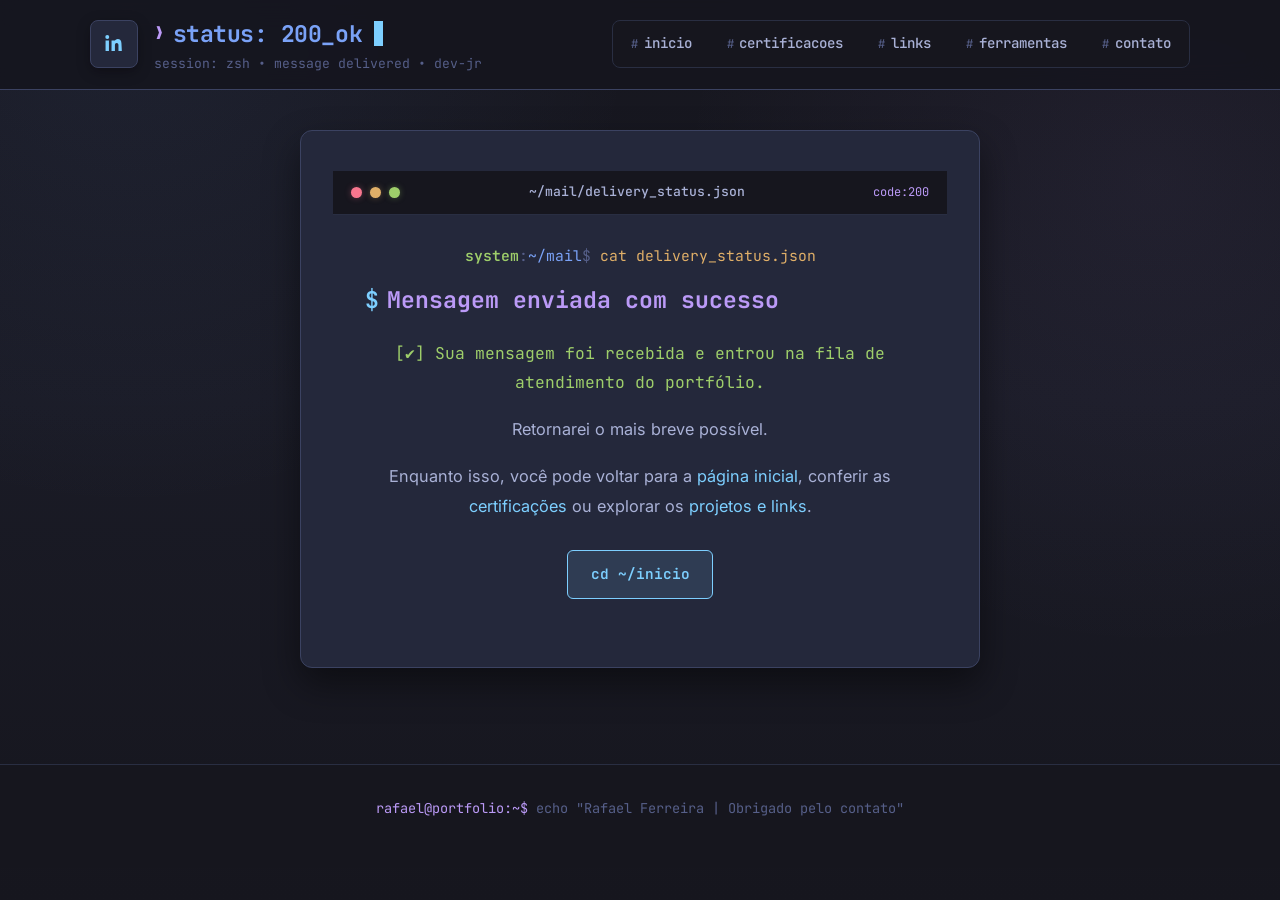
<file: obrigado.html>
<!DOCTYPE html>
<html lang="pt-br">
<head>
    <!-- Google tag (gtag.js) -->
    <script async src="https://www.googletagmanager.com/gtag/js?id=G-5XDYQVQBPL"></script>
    <script src="js/gtag.js"></script>
    <meta charset="UTF-8">
    <meta name="viewport" content="width=device-width, initial-scale=1.0">
    <title>Mensagem Enviada | Rafael Ferreira, Jornalista em Uberaba e Desenvolvedor Web Júnior</title>
    <meta name="description" content="Sua mensagem foi enviada com sucesso para Rafael Ferreira. Continue navegando pelo portfólio de desenvolvimento web, certificações e canais de contato.">
    <link rel="stylesheet" href="css/style.css?v=2">
</head>
<body>
    <header class="site-header">
        <div class="container header-inner">
            <div class="brand">
                <a class="brand-social" href="https://www.linkedin.com/in/rafaelferreira1983/" target="_blank" rel="noopener noreferrer" aria-label="LinkedIn">
                    <svg class="brand-icon" viewBox="0 0 24 24" aria-hidden="true" focusable="false">
                        <path d="M6.94 8.5H3.56V19h3.38zM5.25 3A1.97 1.97 0 1 0 5.3 6.94 1.97 1.97 0 0 0 5.25 3m14.19 8.23c0-2.94-1.57-4.31-3.66-4.31a3.17 3.17 0 0 0-2.86 1.57V8.5H9.55c.04.78 0 10.5 0 10.5h3.37v-5.86c0-.31.02-.62.11-.84a1.84 1.84 0 0 1 1.72-1.23c1.22 0 1.71.92 1.71 2.27V19h3.38z"></path>
                    </svg>
                </a>
                <div class="brand-copy">
                    <h1 class="site-title">status: 200_ok<span class="cursor-blink"></span></h1>
                    <p class="site-subtitle">session: zsh • message delivered • dev-jr</p>
                </div>
            </div>

            <nav class="site-nav" aria-label="Navegação principal">
                <ul>
                    <li><a href="index.html">inicio</a></li>
                    <li><a href="certificacoes.html">certificacoes</a></li>
                    <li><a href="links.html">links</a></li>
                    <li><a href="ferramentas.html">ferramentas</a></li>
                    <li><a href="fale_conosco.html">contato</a></li>
                </ul>
            </nav>
        </div>
    </header>

    <main class="page-main">
        <div class="container centered-panel">
            <section class="terminal-window message-card" aria-labelledby="mensagem-enviada">
                <div class="terminal-titlebar">
                    <div class="window-controls">
                        <span class="window-dot dot-close"></span>
                        <span class="window-dot dot-minimize"></span>
                        <span class="window-dot dot-maximize"></span>
                    </div>
                    <span class="window-title">~/mail/delivery_status.json</span>
                    <span class="window-info">code:200</span>
                </div>

                <div class="content-card-body">
                    <div class="cli-prompt">
                        <span class="cli-user">system</span>:<span class="cli-path">~/mail</span>$ <span class="cli-cmd">cat delivery_status.json</span>
                    </div>
                    <h2 id="mensagem-enviada" class="section-title">Mensagem enviada com sucesso</h2>
                    <p style="color: var(--accent-green); font-family: var(--font-mono);">[✔] Sua mensagem foi recebida e entrou na fila de atendimento do portfólio.</p>
                    <p>Retornarei o mais breve possível.</p>
                    <p>Enquanto isso, você pode voltar para a <a href="index.html">página inicial</a>, conferir as <a href="certificacoes.html">certificações</a> ou explorar os <a href="links.html">projetos e links</a>.</p>

                    <div class="message-actions">
                        <a class="button" href="index.html">cd ~/inicio</a>
                    </div>
                </div>
            </section>
        </div>
    </main>

    <footer class="site-footer">
        <div class="container">
            <p><span class="footer-prompt">rafael@portfolio:~$</span> echo "Rafael Ferreira | Obrigado pelo contato"</p>
        </div>
    </footer>
</body>
</html>
</file>
<file: css/style.css>
@import url('https://fonts.googleapis.com/css2?family=Fira+Code:wght@400;500;600;700&family=Inter:wght@400;500;600;700&family=JetBrains+Mono:wght@400;500;700&display=swap');

:root {
    /* Tokyo Night Palette */
    --bg-darker: #16161e;
    --bg-color: #1a1b26;
    --bg-surface: #24283b;
    --bg-surface-alt: #1f2335;
    --border-color: #292e42;
    --border-subtle: #3b4261;
    --border-highlight: #414868;

    --text-color: #c0caf5;
    --text-soft: #a9b1d6;
    --text-muted: #565f89;
    --heading-color: #7aa2f7;

    /* Tokyo Night Accents */
    --accent-blue: #7aa2f7;
    --accent-cyan: #7dcfff;
    --accent-purple: #bb9af7;
    --accent-green: #9ece6a;
    --accent-orange: #ff9e64;
    --accent-yellow: #e0af68;
    --accent-red: #f7768e;

    --font-sans: 'Inter', -apple-system, BlinkMacSystemFont, "Segoe UI", Roboto, sans-serif;
    --font-mono: 'JetBrains Mono', 'Fira Code', ui-monospace, SFMono-Regular, Menlo, Monaco, Consolas, monospace;

    --radius-lg: 12px;
    --radius-md: 8px;
    --radius-sm: 6px;
    --shadow: 0 16px 36px rgba(0, 0, 0, 0.45);
    --glow-cyan: 0 0 20px rgba(125, 207, 255, 0.18);
    --glow-purple: 0 0 20px rgba(187, 154, 247, 0.18);
    --content-width: 1100px;
}

* {
    box-sizing: border-box;
}

html {
    scroll-behavior: smooth;
    background-color: var(--bg-darker);
}

body {
    margin: 0;
    font-family: var(--font-sans);
    color: var(--text-color);
    background:
        radial-gradient(circle at 10% 0%, rgba(122, 162, 247, 0.08), transparent 35%),
        radial-gradient(circle at 90% 20%, rgba(187, 154, 247, 0.06), transparent 35%),
        linear-gradient(180deg, var(--bg-darker) 0%, var(--bg-color) 400px, var(--bg-darker) 100%);
    line-height: 1.7;
    min-height: 100vh;
}

img {
    display: block;
    max-width: 100%;
}

a {
    color: var(--accent-cyan);
    text-decoration: none;
    transition: color 0.15s ease, text-shadow 0.15s ease;
}

a:hover,
a:focus-visible {
    color: var(--accent-blue);
    text-shadow: 0 0 8px rgba(122, 162, 247, 0.4);
}

/* Site Header (Polybar / Tmux Inspired Top Bar) */
.site-header {
    background: rgba(22, 22, 30, 0.9);
    border-bottom: 1px solid var(--border-subtle);
    -webkit-backdrop-filter: blur(14px);
    backdrop-filter: blur(14px);
    position: sticky;
    top: 0;
    z-index: 100;
}

.container {
    width: min(calc(100% - 2rem), var(--content-width));
    margin: 0 auto;
}

.header-inner {
    display: flex;
    align-items: center;
    justify-content: space-between;
    gap: 1.5rem;
    padding: 0.85rem 0;
}

.brand {
    display: flex;
    align-items: center;
    gap: 1rem;
}

.brand-social {
    display: inline-flex;
    align-items: center;
    justify-content: center;
    width: 48px;
    height: 48px;
    padding: 0.6rem;
    background: var(--bg-surface);
    border: 1px solid var(--border-subtle);
    border-radius: var(--radius-md);
    box-shadow: 0 4px 14px rgba(0, 0, 0, 0.3);
    color: var(--accent-cyan);
    transition: all 0.2s ease;
}

.brand-social:hover,
.brand-social:focus-visible {
    background: var(--bg-surface-alt);
    color: var(--accent-blue);
    border-color: var(--accent-cyan);
    transform: translateY(-2px);
    box-shadow: var(--glow-cyan);
}

.brand-icon {
    width: 24px;
    height: 24px;
    fill: currentColor;
}

.brand-copy p,
.brand-copy h1 {
    margin: 0;
}

.site-title {
    font-family: var(--font-mono);
    font-size: clamp(1.2rem, 1.8vw, 1.6rem);
    font-weight: 700;
    color: var(--heading-color);
    letter-spacing: -0.02em;
    display: flex;
    align-items: center;
    gap: 0.5rem;
}

.site-title::before {
    content: "❯";
    color: var(--accent-purple);
    font-size: 1.1rem;
}

.site-subtitle {
    font-family: var(--font-mono);
    color: var(--text-muted);
    font-size: 0.82rem;
    text-transform: lowercase;
}

/* Navigation - CLI / Tmux Tabs */
.site-nav ul {
    display: flex;
    flex-wrap: wrap;
    gap: 0.4rem;
    list-style: none;
    margin: 0;
    padding: 0;
    background: var(--bg-darker);
    padding: 0.25rem;
    border-radius: var(--radius-md);
    border: 1px solid var(--border-color);
}

.site-nav a {
    display: inline-flex;
    align-items: center;
    gap: 0.35rem;
    padding: 0.45rem 0.9rem;
    border-radius: var(--radius-sm);
    color: var(--text-soft);
    font-family: var(--font-mono);
    font-size: 0.88rem;
    font-weight: 500;
    transition: all 0.15s ease;
}

.site-nav a::before {
    content: "#";
    color: var(--text-muted);
    font-size: 0.75rem;
}

.site-nav a:hover,
.site-nav a:focus-visible {
    color: var(--accent-cyan);
    background: rgba(125, 207, 255, 0.08);
}

.site-nav a.active {
    background: var(--bg-surface);
    color: var(--accent-green);
    border: 1px solid var(--border-subtle);
    box-shadow: 0 2px 8px rgba(0, 0, 0, 0.3);
}

.site-nav a.active::before {
    color: var(--accent-green);
}

/* Page Layout */
.page-main {
    padding: 2.5rem 0 4rem;
}

/* Terminal Window Frame */
.terminal-window,
.content-card {
    background: var(--bg-surface);
    border: 1px solid var(--border-subtle);
    border-radius: var(--radius-lg);
    box-shadow: var(--shadow);
    overflow: hidden;
    position: relative;
    margin-bottom: 2rem;
}

.terminal-titlebar {
    display: flex;
    align-items: center;
    justify-content: space-between;
    background: var(--bg-darker);
    padding: 0.65rem 1.1rem;
    border-bottom: 1px solid var(--border-color);
    font-family: var(--font-mono);
    font-size: 0.8rem;
    color: var(--text-muted);
    user-select: none;
}

.window-controls {
    display: flex;
    gap: 0.5rem;
}

.window-dot {
    width: 11px;
    height: 11px;
    border-radius: 50%;
    display: inline-block;
}

.dot-close { background-color: var(--accent-red); box-shadow: 0 0 6px rgba(247, 118, 142, 0.35); }
.dot-minimize { background-color: var(--accent-yellow); box-shadow: 0 0 6px rgba(224, 175, 104, 0.35); }
.dot-maximize { background-color: var(--accent-green); box-shadow: 0 0 6px rgba(158, 206, 106, 0.35); }

.window-title {
    color: var(--text-soft);
    font-size: 0.82rem;
    font-weight: 500;
}

.window-info {
    color: var(--accent-purple);
    font-size: 0.75rem;
}

/* Hero Section */
.hero {
    display: grid;
    grid-template-columns: minmax(220px, 280px) 1fr;
    gap: 2.2rem;
    padding: 2rem;
}

.hero-image {
    overflow: hidden;
    border-radius: var(--radius-md);
    border: 1px solid var(--border-subtle);
    background: var(--bg-surface-alt);
    position: relative;
}

.hero-image::after {
    content: "";
    position: absolute;
    inset: 0;
    border: 1px solid rgba(125, 207, 255, 0.2);
    border-radius: inherit;
    pointer-events: none;
}

.hero-image img {
    width: 100%;
    height: 100%;
    object-fit: cover;
    filter: brightness(0.95) contrast(1.05);
}

.hero-content {
    display: flex;
    flex-direction: column;
    justify-content: center;
}

.cli-prompt {
    font-family: var(--font-mono);
    font-size: 0.92rem;
    margin-bottom: 0.75rem;
    color: var(--text-muted);
}

.cli-user {
    color: var(--accent-green);
    font-weight: 600;
}

.cli-path {
    color: var(--accent-blue);
}

.cli-cmd {
    color: var(--accent-yellow);
}

.section-title {
    font-family: var(--font-mono);
    margin-top: 0;
    margin-bottom: 1.25rem;
    color: var(--accent-purple);
    font-size: clamp(1.3rem, 1.8vw, 1.7rem);
    font-weight: 700;
    display: flex;
    align-items: center;
    gap: 0.5rem;
}

.section-title::before {
    content: "$";
    color: var(--accent-cyan);
    font-weight: 600;
}

.section-note {
    font-size: 0.85rem;
    color: var(--text-muted);
    font-weight: 400;
    margin-left: 0.5rem;
}

.cursor-blink {
    display: inline-block;
    width: 9px;
    height: 1.1em;
    background: var(--accent-cyan);
    vertical-align: middle;
    margin-left: 4px;
    animation: blink 1s step-start infinite;
}

@keyframes blink {
    50% { opacity: 0; }
}

.hero-content p,
.content-card-body p {
    color: var(--text-soft);
    font-size: 1.02rem;
    margin: 0 0 1.1rem;
    line-height: 1.8;
}

/* Content Cards Body */
.content-card-body {
    padding: 1.75rem 2rem;
}

/* Timeline (Experiência Profissional) */
.timeline {
    display: grid;
    grid-template-columns: repeat(2, minmax(0, 1fr));
    gap: 1.25rem;
    list-style: none;
    margin: 0;
    padding: 0;
}

.timeline-column,
.timeline-stack {
    list-style: none;
    margin: 0;
    padding: 0;
}

.timeline-stack {
    display: grid;
    gap: 1.25rem;
}

.timeline-item {
    padding: 1.2rem 1.4rem;
    background: var(--bg-surface-alt);
    border: 1px solid var(--border-color);
    border-left: 3px solid var(--accent-cyan);
    border-radius: var(--radius-sm);
    transition: all 0.2s ease;
}

.timeline-item:hover {
    border-color: var(--border-subtle);
    border-left-color: var(--accent-purple);
    transform: translateX(3px);
    background: #24283b;
}

.timeline-item h3 {
    font-family: var(--font-mono);
    margin: 0 0 0.65rem;
    font-size: 1.05rem;
    color: var(--accent-blue);
    font-weight: 600;
}

.timeline-item ul {
    margin: 0;
    padding-left: 1.2rem;
    color: var(--text-soft);
    font-size: 0.94rem;
}

.timeline-item li + li {
    margin-top: 0.4rem;
}

/* Tables (ASCII/CLI Inspired) */
.table-wrapper {
    overflow-x: auto;
    border: 1px solid var(--border-color);
    border-radius: var(--radius-sm);
    background: var(--bg-surface-alt);
}

.data-table {
    width: 100%;
    border-collapse: collapse;
    min-width: 560px;
    font-size: 0.94rem;
}

.data-table th,
.data-table td {
    padding: 0.85rem 1.1rem;
    border: 1px solid var(--border-color);
    text-align: left;
    vertical-align: top;
}

.data-table th {
    background: var(--bg-darker);
    color: var(--accent-cyan);
    font-family: var(--font-mono);
    font-weight: 600;
    font-size: 0.88rem;
    text-transform: uppercase;
    letter-spacing: 0.04em;
    border-bottom: 2px solid var(--border-subtle);
}

.data-table tbody tr {
    transition: background 0.15s ease;
}

.data-table tbody tr:hover {
    background: rgba(122, 162, 247, 0.05);
}

.data-table td {
    color: var(--text-color);
}

.table-list {
    margin: 0;
    padding-left: 1.2rem;
    color: var(--text-soft);
}

.table-list li + li {
    margin-top: 0.4rem;
}

/* Skills tags pill preview */
.skill-tags {
    display: flex;
    flex-wrap: wrap;
    gap: 0.5rem;
    margin-top: 0.5rem;
}

.skill-tag {
    font-family: var(--font-mono);
    font-size: 0.78rem;
    padding: 0.2rem 0.55rem;
    background: var(--bg-darker);
    border: 1px solid var(--border-subtle);
    border-radius: 4px;
    color: var(--accent-green);
}

/* Personal Links Grid & Projects */
.personal-links-grid {
    display: grid;
    grid-template-columns: repeat(2, minmax(0, 1fr));
    gap: 1.25rem;
    margin-bottom: 1.5rem;
}

.link-list {
    list-style: none;
    margin: 0;
    padding: 0;
    display: grid;
    gap: 1rem;
}

.link-list li {
    padding: 1.1rem 1.3rem;
    border: 1px solid var(--border-color);
    border-radius: var(--radius-sm);
    background: var(--bg-surface-alt);
    color: var(--text-soft);
    transition: all 0.2s ease;
}

.link-list li:hover {
    border-color: var(--border-subtle);
    background: #24283b;
}

.platform-link {
    display: inline-flex;
    align-items: center;
    gap: 0.5rem;
    font-family: var(--font-mono);
    font-weight: 600;
    color: var(--accent-blue);
}

.link-icon {
    width: 1.1rem;
    height: 1.1rem;
    flex-shrink: 0;
    fill: currentColor;
}

/* Projects List */
.project-list li {
    display: grid;
    grid-template-columns: 140px 1fr;
    gap: 1.25rem;
    align-items: flex-start;
    border-left: 3px solid var(--accent-blue);
}

.project-list li:hover {
    border-left-color: var(--accent-cyan);
}

.project-thumb {
    width: 140px;
    height: 88px;
    border-radius: var(--radius-sm);
    object-fit: cover;
    border: 1px solid var(--border-subtle);
    background: var(--bg-darker);
}

.project-list a {
    font-family: var(--font-mono);
    font-weight: 700;
    color: var(--accent-cyan);
}

/* Media Frame (YouTube) */
.media-frame {
    width: 100%;
    min-height: 360px;
    border: 1px solid var(--border-color);
    border-radius: var(--radius-sm);
    background: var(--bg-darker);
}

/* Badges Credly */
.badge-table {
    min-width: 0;
    border-collapse: separate;
    border-spacing: 0;
    display: block;
    width: 100%;
}

.badge-table tbody {
    display: grid;
    grid-template-columns: repeat(6, minmax(0, 1fr));
    gap: 1rem;
    justify-content: center;
}

.badge-table tr {
    display: contents;
}

.badge-table td {
    display: flex;
    justify-content: center;
    align-items: stretch;
    padding: 1rem 0.75rem;
    background: var(--bg-surface-alt);
    border: 1px solid var(--border-color);
    border-radius: var(--radius-sm);
}

.badge-table div[data-share-badge-id] {
    width: 100%;
    max-width: 150px;
    margin: 0 auto;
}

/* Forms & Contact */
.form-layout {
    display: grid;
    gap: 1.25rem;
}

.contact-direct {
    display: grid;
    gap: 0.9rem;
    margin-bottom: 1.75rem;
    padding: 1.2rem 1.4rem;
    background: var(--bg-surface-alt);
    border: 1px solid var(--border-color);
    border-left: 3px solid var(--accent-green);
    border-radius: var(--radius-sm);
}

.contact-direct-text {
    margin: 0;
    color: var(--text-soft);
}

.contact-direct-actions {
    display: flex;
    align-items: center;
    flex-wrap: wrap;
    gap: 0.85rem 1rem;
}

.contact-whatsapp {
    background: linear-gradient(135deg, #10b981, #059669) !important;
    border-color: #10b981 !important;
    color: #ffffff !important;
}

.contact-email {
    display: inline-flex;
    align-items: center;
    min-height: 44px;
    padding: 0.6rem 1.1rem;
    border: 1px solid var(--border-subtle);
    border-radius: var(--radius-sm);
    background: var(--bg-darker);
    color: var(--accent-cyan);
    font-family: var(--font-mono);
    font-size: 0.9rem;
    font-weight: 500;
}

.contact-email:hover,
.contact-email:focus-visible {
    border-color: var(--accent-cyan);
    box-shadow: var(--glow-cyan);
}

.form-group {
    display: grid;
    gap: 0.55rem;
}

.choice-group {
    display: grid;
    grid-template-columns: repeat(auto-fit, minmax(140px, 1fr));
    gap: 0.75rem;
}

.choice-option {
    display: flex;
    align-items: center;
    gap: 0.6rem;
    padding: 0.8rem 1rem;
    border: 1px solid var(--border-color);
    border-radius: var(--radius-sm);
    background: var(--bg-surface-alt);
    cursor: pointer;
    font-family: var(--font-mono);
    font-size: 0.88rem;
    transition: all 0.15s ease;
}

.choice-option:hover {
    border-color: var(--border-subtle);
    background: #24283b;
}

label {
    font-family: var(--font-mono);
    font-size: 0.9rem;
    font-weight: 600;
    color: var(--accent-blue);
}

input[type="text"],
input[type="email"],
textarea {
    width: 100%;
    padding: 0.85rem 1rem;
    font-family: var(--font-mono);
    font-size: 0.94rem;
    color: var(--text-color);
    background: var(--bg-darker);
    border: 1px solid var(--border-subtle);
    border-radius: var(--radius-sm);
    outline: none;
    transition: border-color 0.2s ease, box-shadow 0.2s ease;
}

input[type="text"]:focus,
input[type="email"]:focus,
textarea:focus {
    border-color: var(--accent-cyan);
    box-shadow: 0 0 10px rgba(125, 207, 255, 0.25);
}

textarea {
    min-height: 140px;
    resize: vertical;
}

input[type="radio"],
input[type="checkbox"] {
    accent-color: var(--accent-cyan);
}

/* Tools Grid (ferramentas.html) */
.tools-grid {
    display: grid;
    grid-template-columns: repeat(auto-fit, minmax(280px, 1fr));
    gap: 1.5rem;
    margin-top: 1.5rem;
}

.tool-card {
    background: var(--bg-surface-alt);
    border: 1px solid var(--border-color);
    border-top: 3px solid var(--accent-purple);
    border-radius: var(--radius-sm);
    padding: 1.5rem;
    display: grid;
    gap: 1rem;
    transition: all 0.2s ease;
}

.tool-card:hover {
    border-color: var(--border-subtle);
    border-top-color: var(--accent-cyan);
    transform: translateY(-3px);
    box-shadow: var(--shadow);
}

.tool-card h3 {
    margin: 0;
    font-family: var(--font-mono);
    color: var(--accent-cyan);
    font-size: 1.2rem;
}

.tool-card p {
    margin: 0;
    color: var(--text-soft);
    font-size: 0.95rem;
}

/* Color Tool Specific (seletor-de-codigo-cor.html) */
.tool-grid {
    display: grid;
    grid-template-columns: minmax(260px, 1fr) 360px;
    gap: 2rem;
    align-items: start;
}

.image-card,
.details-card {
    background: var(--bg-surface-alt);
    border: 1px solid var(--border-color);
    border-radius: var(--radius-sm);
    padding: 1.5rem;
}

.image-card {
    min-height: 420px;
    display: grid;
    gap: 1rem;
}

.image-frame {
    position: relative;
    min-height: 320px;
    border-radius: var(--radius-sm);
    border: 1px solid var(--border-subtle);
    background: var(--bg-darker);
    overflow: hidden;
    display: grid;
    place-items: center;
    text-align: center;
    padding: 1rem;
}

.image-frame img {
    display: none;
    width: 100%;
    height: auto;
    max-height: 100%;
    border-radius: var(--radius-sm);
    cursor: crosshair;
    object-fit: contain;
}

.image-placeholder {
    color: var(--text-muted);
    font-family: var(--font-mono);
    font-size: 0.9rem;
    line-height: 1.6;
}

.click-target {
    position: absolute;
    width: 24px;
    height: 24px;
    border: 2px solid var(--accent-cyan);
    border-radius: 50%;
    background: rgba(125, 207, 255, 0.3);
    transform: translate(-50%, -50%);
    pointer-events: none;
    opacity: 0;
    transition: opacity 0.15s ease;
    box-shadow: 0 0 10px rgba(125, 207, 255, 0.6);
}

.click-target.active {
    opacity: 1;
}

.color-sample {
    width: 100%;
    min-height: 120px;
    border-radius: var(--radius-sm);
    border: 1px solid var(--border-subtle);
    background: var(--bg-darker);
    display: grid;
    place-items: center;
}

.color-sample span {
    width: 80px;
    height: 80px;
    border-radius: var(--radius-sm);
    border: 1px solid var(--border-subtle);
    box-shadow: 0 0 16px rgba(0, 0, 0, 0.5);
}

.color-values {
    display: grid;
    gap: 0.85rem;
    margin: 1.25rem 0;
}

.color-row {
    display: grid;
    grid-template-columns: minmax(0, 1fr) auto;
    gap: 0.75rem;
    align-items: center;
    padding: 0.75rem 1rem;
    border: 1px solid var(--border-color);
    border-radius: var(--radius-sm);
    background: var(--bg-darker);
}

.color-label {
    margin: 0;
    font-family: var(--font-mono);
    font-size: 0.85rem;
    font-weight: 600;
    color: var(--accent-blue);
}

.color-value {
    min-width: 0;
    font-family: var(--font-mono);
    font-size: 0.95rem;
    color: var(--accent-green);
    overflow-wrap: anywhere;
}

.status-message {
    font-family: var(--font-mono);
    color: var(--accent-yellow);
    font-size: 0.88rem;
}

.info-note {
    font-family: var(--font-mono);
    font-size: 0.82rem;
    color: var(--text-muted);
}

/* Buttons */
.button {
    display: inline-flex;
    align-items: center;
    justify-content: center;
    gap: 0.5rem;
    padding: 0.7rem 1.4rem;
    border: 1px solid var(--accent-cyan);
    border-radius: var(--radius-sm);
    background: rgba(125, 207, 255, 0.12);
    color: var(--accent-cyan);
    font-family: var(--font-mono);
    font-size: 0.9rem;
    font-weight: 600;
    cursor: pointer;
    transition: all 0.2s ease;
}

.button:hover,
.button:focus-visible {
    background: var(--accent-cyan);
    color: var(--bg-darker);
    box-shadow: var(--glow-cyan);
    transform: translateY(-2px);
}

.button-copy {
    padding: 0.45rem 0.9rem;
    font-size: 0.82rem;
}

.button-clear {
    width: 100%;
    margin-top: 0.5rem;
    border-color: var(--accent-red);
    color: var(--accent-red);
    background: rgba(247, 118, 142, 0.1);
}

.button-clear:hover {
    background: var(--accent-red);
    color: #ffffff;
    box-shadow: 0 0 15px rgba(247, 118, 142, 0.4);
}

/* Centered Panels / Thank you page */
.centered-panel {
    display: flex;
    justify-content: center;
}

.message-card {
    width: min(100%, 680px);
    text-align: center;
    padding: 2.5rem 2rem;
}

.message-actions {
    margin-top: 1.8rem;
    display: flex;
    justify-content: center;
}

/* Site Footer */
.site-footer {
    padding: 2rem 0 3rem;
    color: var(--text-muted);
    font-family: var(--font-mono);
    font-size: 0.85rem;
    border-top: 1px solid var(--border-color);
    background: var(--bg-darker);
}

.site-footer p {
    margin: 0;
    text-align: center;
}

.footer-prompt {
    color: var(--accent-purple);
}

.visually-hidden {
    position: absolute;
    width: 1px;
    height: 1px;
    padding: 0;
    margin: -1px;
    overflow: hidden;
    clip: rect(0, 0, 0, 0);
    white-space: nowrap;
    border: 0;
}

/* Responsiveness */
@media (max-width: 860px) {
    .header-inner {
        flex-direction: column;
        align-items: flex-start;
        gap: 1rem;
    }

    .site-nav ul {
        width: 100%;
        justify-content: flex-start;
    }

    .hero {
        grid-template-columns: 1fr;
    }

    .timeline {
        grid-template-columns: 1fr;
    }

    .badge-table tbody {
        grid-template-columns: repeat(3, minmax(0, 1fr));
    }

    .tool-grid {
        grid-template-columns: 1fr;
    }
}

@media (max-width: 640px) {
    .content-card-body,
    .hero {
        padding: 1.25rem;
    }

    .personal-links-grid {
        grid-template-columns: 1fr;
    }

    .project-list li {
        grid-template-columns: 1fr;
    }

    .project-thumb {
        width: 100%;
        height: 160px;
    }

    .badge-table tbody {
        grid-template-columns: 1fr;
    }

    .site-nav a {
        font-size: 0.8rem;
        padding: 0.35rem 0.6rem;
    }
}
</file>
